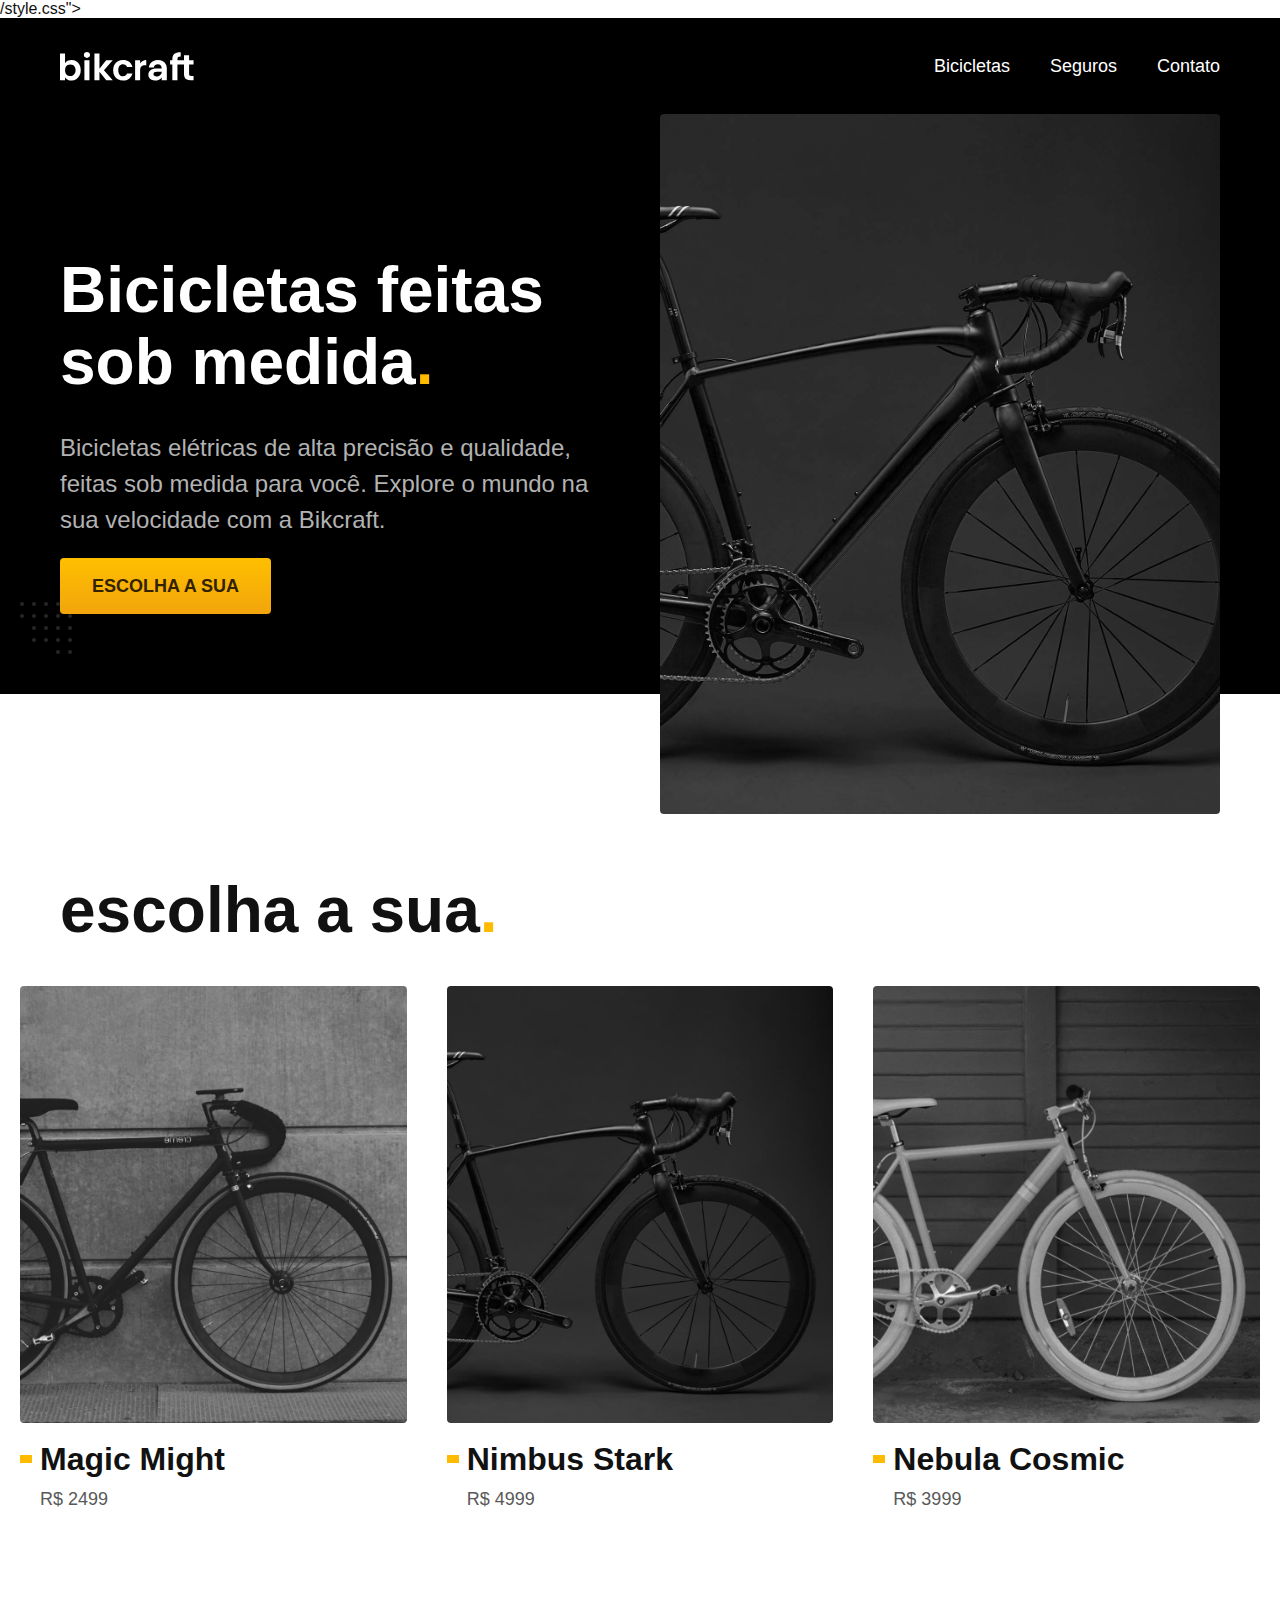
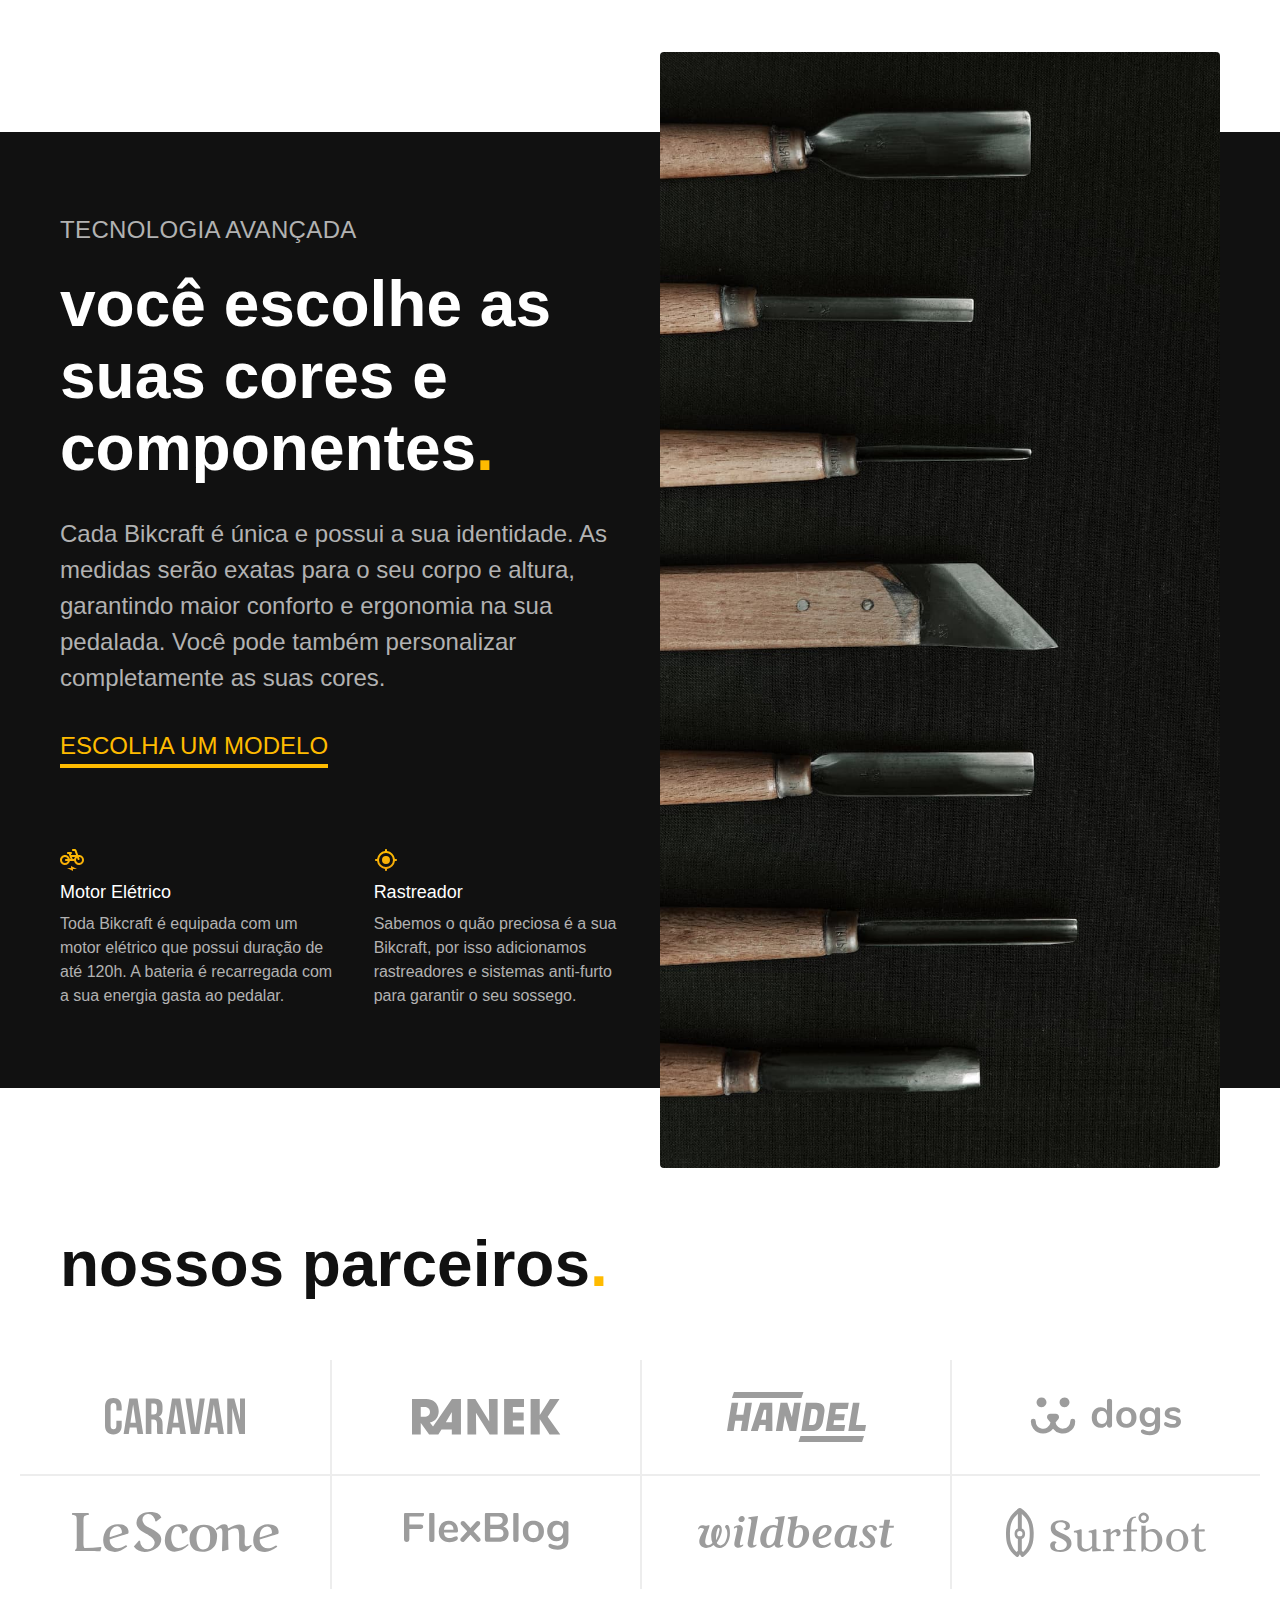
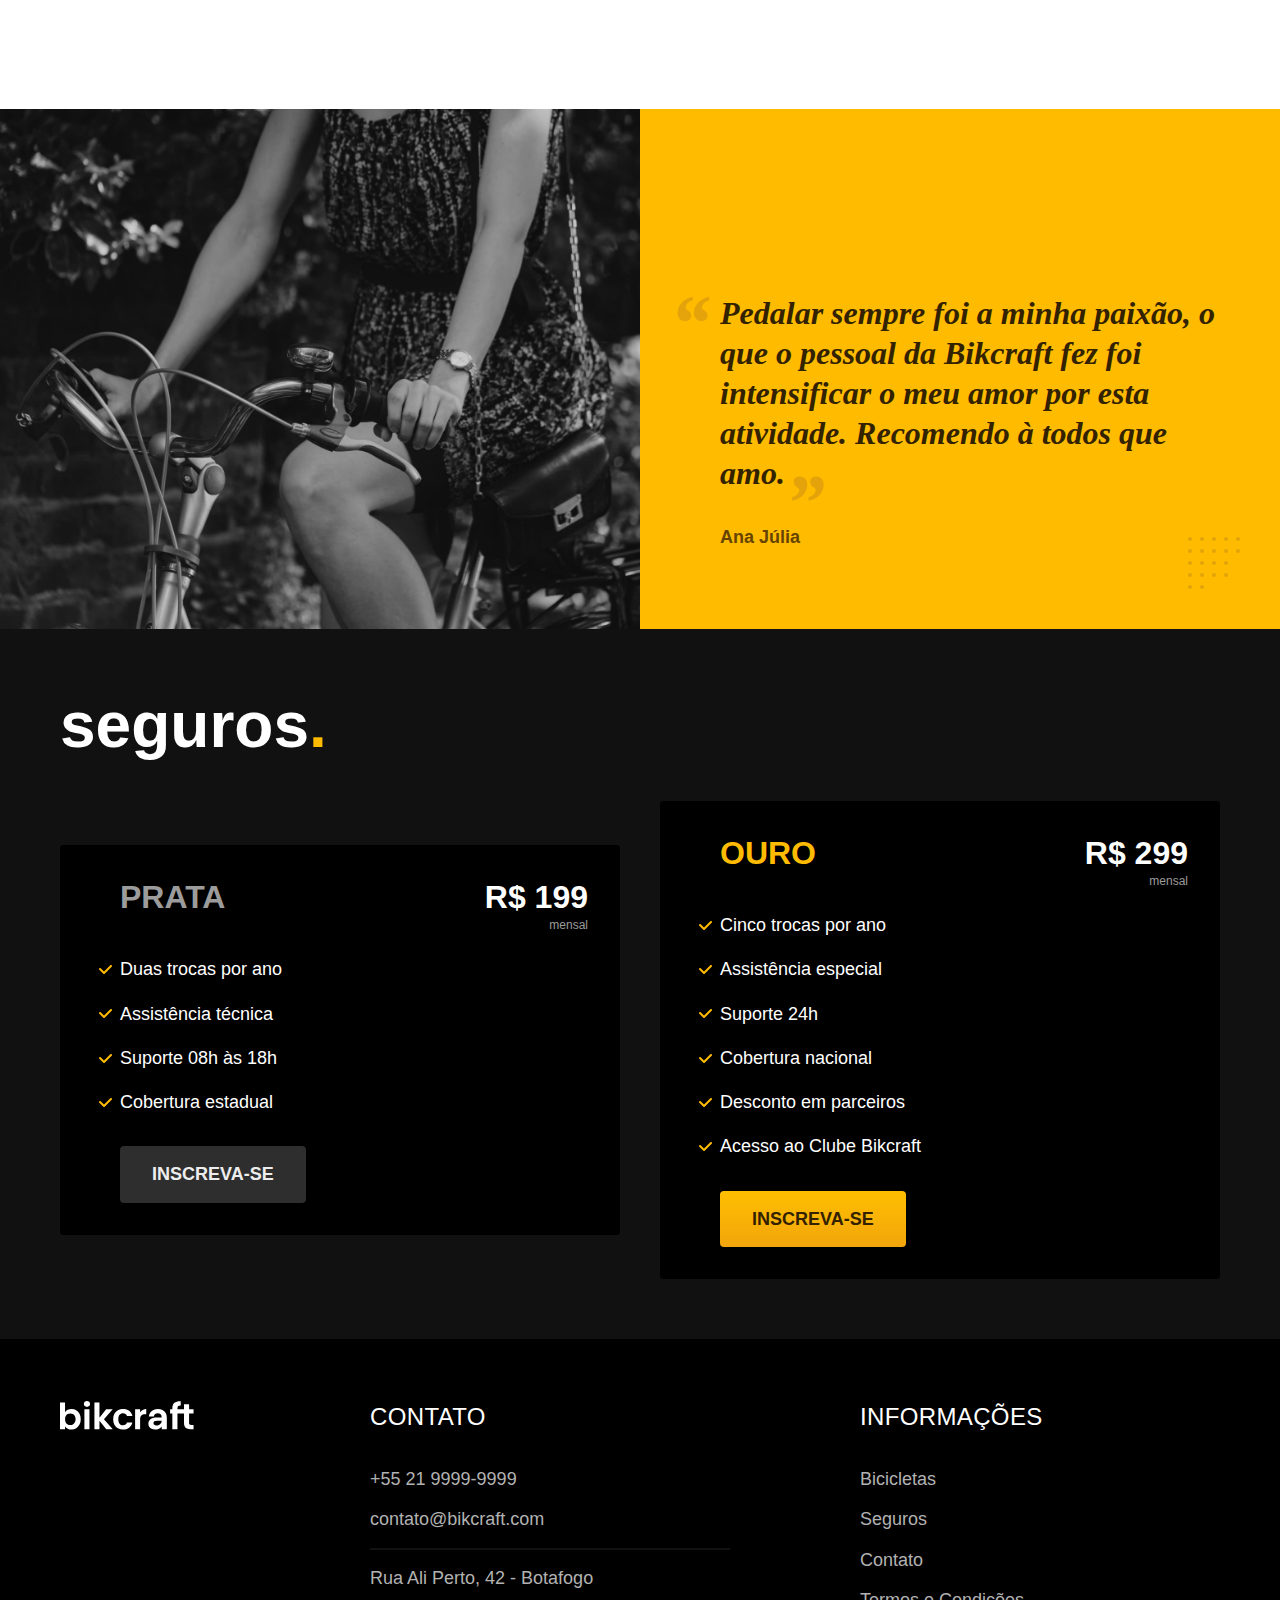
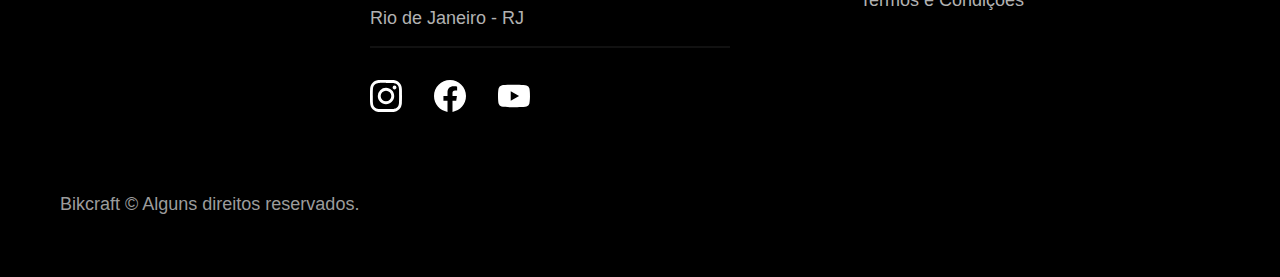
<file: index.html>
<!DOCTYPE html>

<!DOCTYPE html>
<html lang="pt-br">

<head>
  <meta charset="UTF-8">
  <meta name="viewport" content="width=device-width, initial-scale=1.0">
  <title>Bikcraft - Bicicletas Elétricas</title>
  <meta name="description" content="Bicicletas elétricas de alta precisão e qualidade, feitas sob medida para você. Explore o mundo na sua velocidade com a Bikcraft.">
  <link rel="preload" href="./css/style.css" as="style">
  <link rel="stylesheet" href="./css/style.css">/style.css">

  <!-- <link rel="preconnect" href="https://fonts.googleapis.com">
  <link rel="preconnect" href="https://fonts.gstatic.com" crossorigin>
  <link href="https://fonts.googleapis.com/css2?family=Poppins:wght@400;500;600&family=Roboto:ital,wght@0,100..900;1,100..900&display=swap" rel="stylesheet"> -->
</head>

<body>
  <header class="header-bg">
    <div class="header container">
      <a href="./"><img src="./img/bikcraft.svg" alt="Bikcraft"></a>

      <nav aria-label="primaria">
        <ul class="header-menu font-1-m cor-0">
          <li><a href="./bicicletas.html">Bicicletas</a></li>
          <li><a href="./seguros.html">Seguros</a></li>
          <li><a href="./Contato.html">Contato</a></li>
        </ul>
      </nav>
    </div>
  </header>

  <main class="introducao-bg">
    <div class="introducao container">
      <div class="introducao-conteudo">
        <h1 class="font-1-xxl cor-0">Bicicletas feitas sob medida<span class="cor-p1">.</span></h1>
        <p class="font-2-l cor-5">Bicicletas elétricas de alta precisão e qualidade, feitas sob medida para você. Explore o mundo na sua velocidade com a Bikcraft.</p>
        <a class="botao" href="./bicicletas.html">Escolha a sua</a>
      </div>
      <picture>
        <source media="(max-width: 800px)" srcset="./img/bicicletas/nimbus.jpg">
        <img src="./img/fotos/introducao.jpg" alt="Bicicleta elétrica preta">
      </picture>

    </div>

  </main>

  <article class="bicicletas-lista">
    <h2 class="font-1-xxl container">escolha a sua<span class="cor-p1">.</span></h2>
    <ul>
      <li>
        <a href="./bicicletas/magic.html">
          <img src="./img/bicicletas/magic-home.jpg" alt="Bicicleta preta">
          <h3 class="font-1-xl">Magic Might</h3>
          <span class="font-2-m cor-8">R$ 2499</span>
        </a>
      </li>
      <li>
        <a href="./bicicletas/nimbus.html">
          <img src="./img/bicicletas/nimbus-home.jpg" alt="Bicicleta preta">
          <h3 class="font-1-xl">Nimbus Stark</h3>
          <span class="font-2-m cor-8">R$ 4999</span>
        </a>
      </li>
      <li>
        <a href="./bicicletas/nebula.html">
          <img src="./img/bicicletas/nebula-home.jpg" alt="Bicicleta preta">
          <h3 class="font-1-xl">Nebula Cosmic</h3>
          <span class="font-2-m cor-8">R$ 3999</span>
        </a>
      </li>
    </ul>
  </article>

  <article class="tecnologia-bg">
    <div class="tecnologia container">
      <div class="tecnologia-conteudo">
        <span class="font-2-l-b cor-5">Tecnologia Avançada</span>
        <h2 class="font-1-xxl cor-0">você escolhe as suas cores e componentes<span class="cor-p1">.</span></h2>
        <p class="font-2-l cor-5">Cada Bikcraft é única e possui a sua identidade. As medidas serão exatas para o seu corpo e altura, garantindo maior conforto e ergonomia na sua pedalada. Você pode também personalizar completamente as suas cores.</p>
        <a class="link" href="./bicicletas.html">Escolha um modelo</a>
        <div class="tecnologia-vantagens">
          <div>
            <img src="./img/icones/eletrica.svg" alt="">
            <h3 class="font-1-m cor-0">Motor Elétrico</h3>
            <p class="font-2-s cor-5">Toda Bikcraft é equipada com um motor elétrico que possui duração de até 120h. A bateria é recarregada com a sua energia gasta ao pedalar.</p>
          </div>

          <div><img src="./img/icones/rastreador.svg" alt="">
            <h3 class="font-1-m cor-0">Rastreador</h3>
            <p class="font-2-s cor-5">Sabemos o quão preciosa é a sua Bikcraft, por isso adicionamos rastreadores e sistemas anti-furto para garantir o seu sossego.</p>
          </div>
        </div>
      </div>
      <div class="tecnologia-imagem">
        <img src="./img/fotos/tecnologia.jpg" alt="">
      </div>
    </div>
  </article>


  <section class="parceiros" aria-label="Nossos Parceiros">
    <h2 class="font-1-xxl container">nossos parceiros<span class="cor-p1">.</span></h2>
    <ul>
      <li><img src="./img/parceiros/caravan.svg" alt="caravan"> </li>
      <li><img src="./img/parceiros/ranek.svg" alt="ranek"> </li>
      <li><img src="./img/parceiros/handel.svg" alt="handel"> </li>
      <li><img src="./img/parceiros/dogs.svg" alt="dogs"> </li>
      <li><img src="./img/parceiros/lescone.svg" alt="lescone"> </li>
      <li><img src="./img/parceiros/flexblog.svg" alt="flexblog"> </li>
      <li><img src="./img/parceiros/wildbeast.svg" alt="wildbeast"> </li>
      <li><img src="./img/parceiros/surfbot.svg" alt="surfbot"> </li>
    </ul>
  </section>

  <section class="depoimento" aria-label="Depoimento">
    <div>
      <img src="./img/fotos/depoimento.jpg" alt="Pessoa pedalando uma bicicleta bikcraft">
    </div>
    <div class="depoimento-conteudo">
      <blockquote class="font-1-xl cor-p5">
        <p>Pedalar sempre foi a minha paixão, o que o pessoal da Bikcraft fez foi intensificar o meu amor por esta atividade. Recomendo à todos que amo.</p>
      </blockquote>
      <span class="font-1-m-b cor-p4">Ana Júlia</span>
    </div>
  </section>

  <article class="seguros-bg">
    <div class="seguros container">
      <h2 class="font-1-xxl cor-0">seguros<span class="cor-p1">.</span></h2>
      <div class="seguros-item">
        <h3 class="font-1-xl cor-6">PRATA</h3>
        <span class="font-1-xl cor-0">R$ 199 <span class="font-1-xs cor-6">mensal</span></span>
        <ul class="font-2-m cor-0">
          <li>Duas trocas por ano</li>
          <li>Assistência técnica</li>
          <li>Suporte 08h às 18h</li>
          <li>Cobertura estadual</li>
        </ul>
        <a class="botao secundario" href="./orcamento.html">Inscreva-se</a>
      </div>

      <div class="seguros-item">
        <h3 class="font-1-xl cor-p1">OURO</h3>
        <span class="font-1-xl cor-0">R$ 299 <span class="font-1-xs cor-6">mensal</span></span>
        <ul class="font-2-m cor-0">
          <li>Cinco trocas por ano</li>
          <li>Assistência especial</li>
          <li>Suporte 24h</li>
          <li>Cobertura nacional</li>
          <li>Desconto em parceiros</li>
          <li>Acesso ao Clube Bikcraft</li>
        </ul>
        <a class="botao" href="./orcamento.html">Inscreva-se</a>
      </div>
    </div>

  </article>

  <footer class="footer-bg">
    <div class="footer container">
      <img src="./img/bikcraft.svg" alt="Bikcraft">
      <div class="footer-contato">
        <h3 class="font-2-l-b cor-0">Contato</h3>
        <ul class="font-2-m cor-5">
          <li><a href="tel:+5521999999999">+55 21 9999-9999</a></li>
          <li><a href="mailto:contato@bikcraft.com">contato@bikcraft.com</a></li>
          <li>Rua Ali Perto, 42 - Botafogo</li>
          <li>Rio de Janeiro - RJ</li>
        </ul>
        <div class="footer-redes">
          <a href="./">
            <img src="./img/redes/instagram.svg" alt="Instagram ">
          </a>
          <a href="./">
            <img src="./img/redes/facebook.svg" alt="Facebook">
          </a>
          <a href="./">
            <img src="./img/redes/youtube.svg" alt="Youtube">
          </a>
        </div>

      </div>
      <div class="footer-informacoes">
        <h3 class="font-2-l-b cor-0">Informações</h3>
        <nav>
          <ul class="font-1-m cor-5">
            <li><a href="./bicicletas.html">Bicicletas</a></li>
            <li><a href="./seguros.html">Seguros</a></li>
            <li><a href="./Contato.html">Contato</a></li>
            <li><a href="./termos.html">Termos e Condições</a></li>
          </ul>
        </nav>
      </div>
      <p class="footer-copy font-2-m cor-6">Bikcraft © Alguns direitos reservados.</p>
    </div>
  </footer>

</body>

</html>
</file>
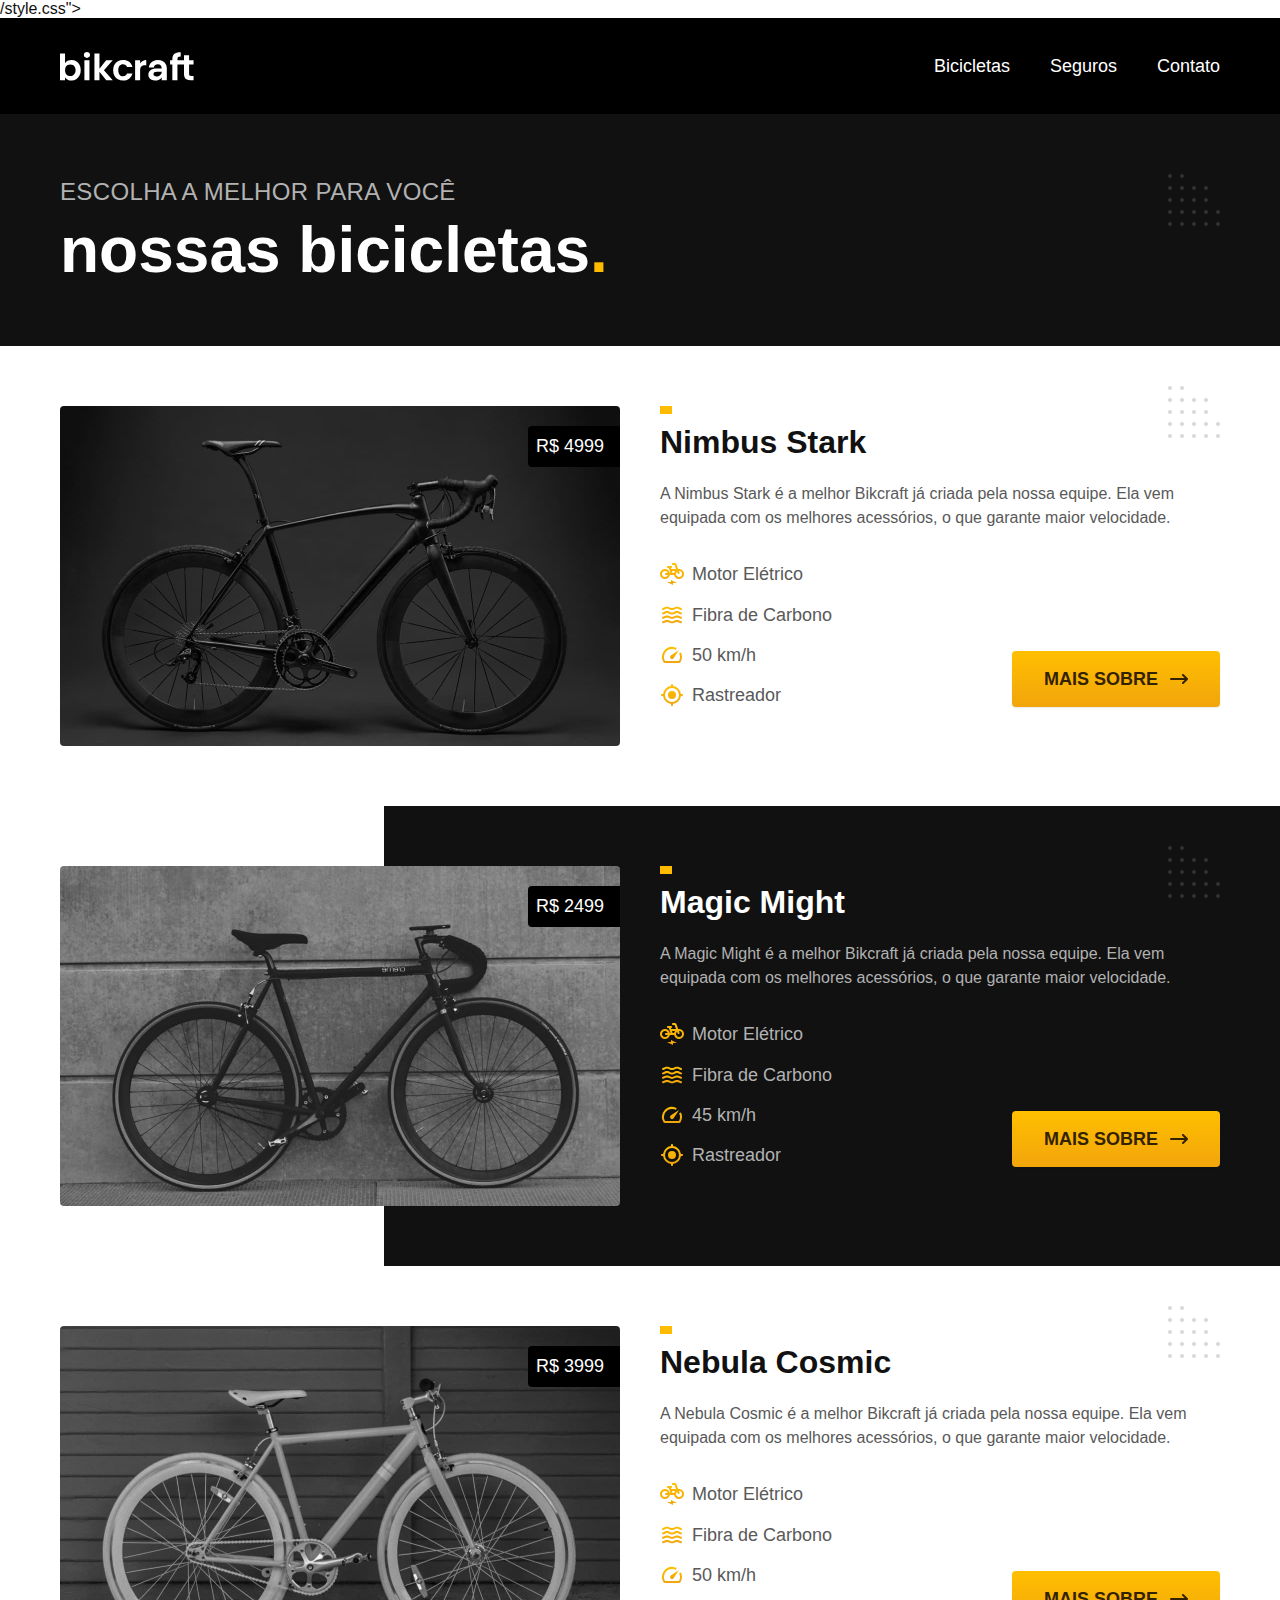
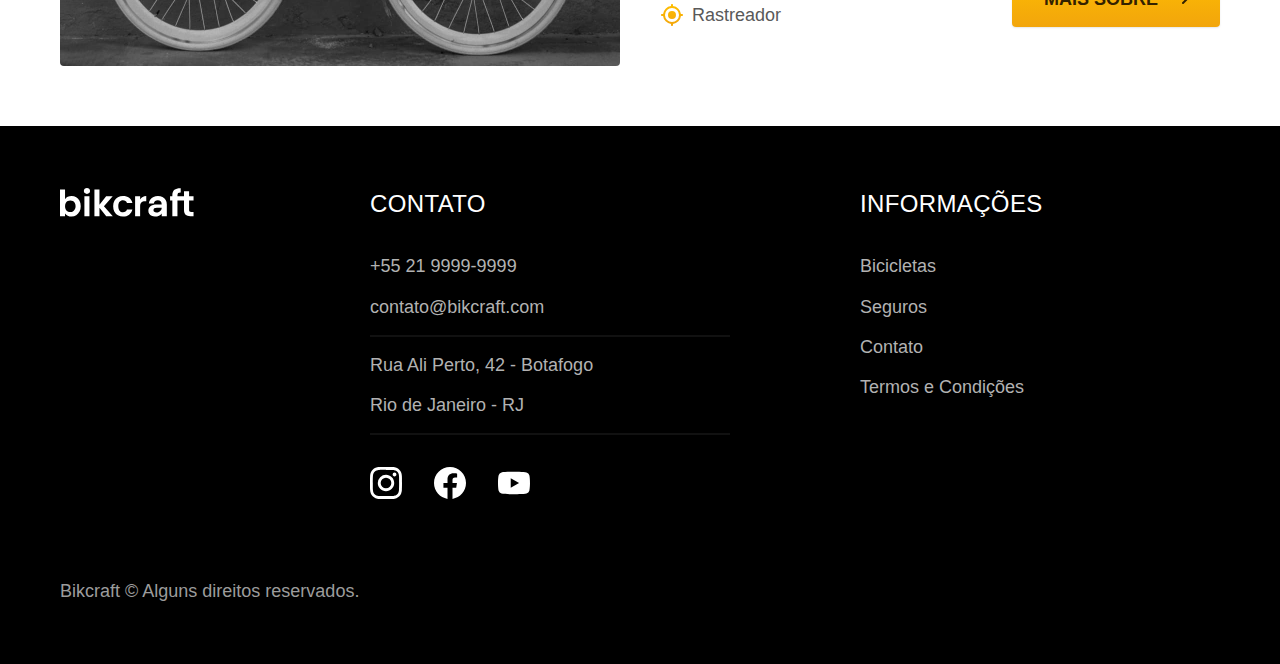
<file: bicicletas.html>
<!DOCTYPE html>

<!DOCTYPE html>
<html lang="pt-br">

<head>
  <meta charset="UTF-8">
  <meta name="viewport" content="width=device-width, initial-scale=1.0">
  <title>Bicicletas | Bikcraft - Bicicletas Elétricas</title>
  <meta name="description" content="Bicicletas.">

  <link rel="preload" href="./css/style.css" as="style">
  <link rel="stylesheet" href="./css/style.css">/style.css">

  <!-- <link rel="preconnect" href="https://fonts.googleapis.com">
  <link rel="preconnect" href="https://fonts.gstatic.com" crossorigin>
  <link href="https://fonts.googleapis.com/css2?family=Poppins:wght@400;500;600&family=Roboto:ital,wght@0,100..900;1,100..900&display=swap" rel="stylesheet"> -->
</head>

<body id="bicicletas">
  <header class="header-bg">
    <div class="header container">
      <a href="./"><img src="./img/bikcraft.svg" alt="Bikcraft"></a>

      <nav aria-label="primaria">
        <ul class="header-menu font-1-m cor-0">
          <li><a href="./bicicletas.html">Bicicletas</a></li>
          <li><a href="./seguros.html">Seguros</a></li>
          <li><a href="./Contato.html">Contato</a></li>
        </ul>
      </nav>
    </div>
  </header>

  <main>
    <div class="titulo-bg">
      <div class="titulo container">
        <p class="font-2-l-b cor-5">Escolha a melhor para você</p>
        <h1 class="font-1-xxl cor-0">nossas bicicletas<span class="cor-p1">.</span></h1>
      </div>
    </div>


    <div class="bicicletas container">
      <div class="bicicletas-imagem">
        <img src="./img/bicicletas/nimbus.jpg" alt="Bicicleta preta">
        <span class="font-2-m cor-0">R$ 4999</span>
      </div>
      <div class="bicicletas-conteudo">
        <h2 class="font-1-xl">Nimbus Stark</h2>
        <p class="font-2-s cor-8">A Nimbus Stark é a melhor Bikcraft já criada pela nossa equipe. Ela vem equipada com os melhores acessórios, o que garante maior velocidade.</p>
        <ul class="font-1-m cor-8">
          <li>
            <img src="./img/icones/eletrica.svg" alt="">
            Motor Elétrico
          </li>
          <li>
            <img src="./img/icones/carbono.svg" alt="">
            Fibra de Carbono
          </li>
          <li>
            <img src="./img/icones/velocidade.svg" alt="">
            50 km/h
          </li>
          <li>
            <img src="./img/icones/rastreador.svg" alt="">
            Rastreador
          </li>
        </ul>
        <a class="botao seta" href="./bicicletas/nimbus.html">Mais sobre</a>
      </div>
    </div>


    <div class="bicicletas-bg">
      <div class="bicicletas container">
        <div class="bicicletas-imagem">
          <img src="./img/bicicletas/magic.jpg" alt="Bicicleta preta">
          <span class="font-2-m cor-0">R$ 2499</span>
        </div>
        <div class="bicicletas-conteudo">
          <h2 class="font-1-xl cor-0">Magic Might</h2>
          <p class="font-2-s cor-5">A Magic Might é a melhor Bikcraft já criada pela nossa equipe. Ela vem equipada com os melhores acessórios, o que garante maior velocidade.</p>
          <ul class="font-1-m cor-5">
            <li>
              <img src="./img/icones/eletrica.svg" alt="">
              Motor Elétrico
            </li>
            <li>
              <img src="./img/icones/carbono.svg" alt="">
              Fibra de Carbono
            </li>
            <li>
              <img src="./img/icones/velocidade.svg" alt="">
              45 km/h
            </li>
            <li>
              <img src="./img/icones/rastreador.svg" alt="">
              Rastreador
            </li>
          </ul>
          <a class="botao seta" href="./bicicletas/magic.html">Mais sobre</a>
        </div>
      </div>
    </div>


    <div class="bicicletas container">
      <div class="bicicletas-imagem">
        <img src="./img/bicicletas/nebula.jpg" alt="Bicicleta preta">
        <span class="font-2-m cor-0">R$ 3999</span>
      </div>
      <div class="bicicletas-conteudo">
        <h2 class="font-1-xl">Nebula Cosmic</h2>
        <p class="font-2-s cor-8">A Nebula Cosmic é a melhor Bikcraft já criada pela nossa equipe. Ela vem equipada com os melhores acessórios, o que garante maior velocidade.</p>
        <ul class="font-1-m cor-8">
          <li>
            <img src="./img/icones/eletrica.svg" alt="">
            Motor Elétrico
          </li>
          <li>
            <img src="./img/icones/carbono.svg" alt="">
            Fibra de Carbono
          </li>
          <li>
            <img src="./img/icones/velocidade.svg" alt="">
            50 km/h
          </li>
          <li>
            <img src="./img/icones/rastreador.svg" alt="">
            Rastreador
          </li>
        </ul>
        <a class="botao seta" href="./bicicletas/nebula.html">Mais sobre</a>
      </div>
    </div>

  </main>

  <footer class="footer-bg">
    <div class="footer container">
      <img src="./img/bikcraft.svg" alt="Bikcraft">
      <div class="footer-contato">
        <h3 class="font-2-l-b cor-0">Contato</h3>
        <ul class="font-2-m cor-5">
          <li><a href="tel:+5521999999999">+55 21 9999-9999</a></li>
          <li><a href="mailto:contato@bikcraft.com">contato@bikcraft.com</a></li>
          <li>Rua Ali Perto, 42 - Botafogo</li>
          <li>Rio de Janeiro - RJ</li>
        </ul>
        <div class="footer-redes">
          <a href="./">
            <img src="./img/redes/instagram.svg" alt="Instagram ">
          </a>
          <a href="./">
            <img src="./img/redes/facebook.svg" alt="Facebook">
          </a>
          <a href="./">
            <img src="./img/redes/youtube.svg" alt="Youtube">
          </a>
        </div>

      </div>
      <div class="footer-informacoes">
        <h3 class="font-2-l-b cor-0">Informações</h3>
        <nav>
          <ul class="font-1-m cor-5">
            <li><a href="./bicicletas.html">Bicicletas</a></li>
            <li><a href="./seguros.html">Seguros</a></li>
            <li><a href="./Contato.html">Contato</a></li>
            <li><a href="./termos.html">Termos e Condições</a></li>
          </ul>
        </nav>
      </div>
      <p class="footer-copy font-2-m cor-6">Bikcraft © Alguns direitos reservados.</p>
    </div>
  </footer>

</body>

</html>
</file>
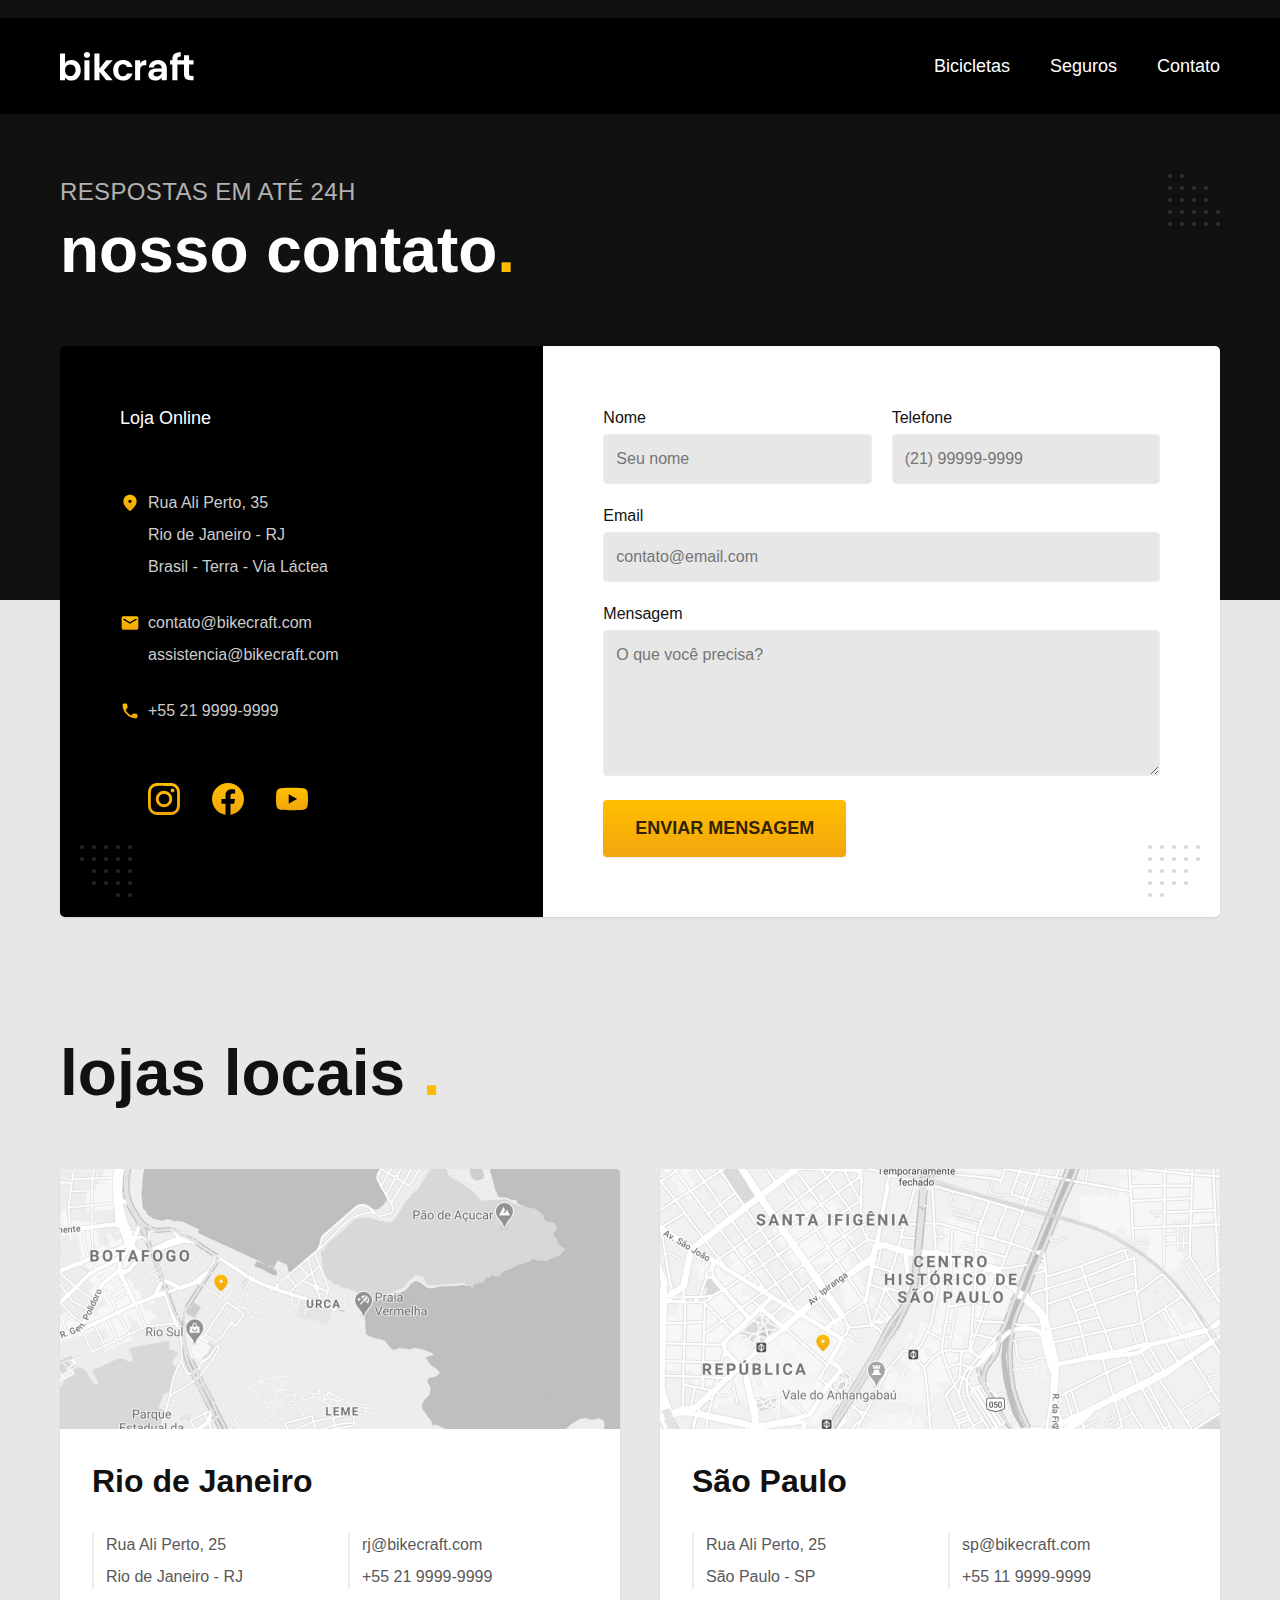
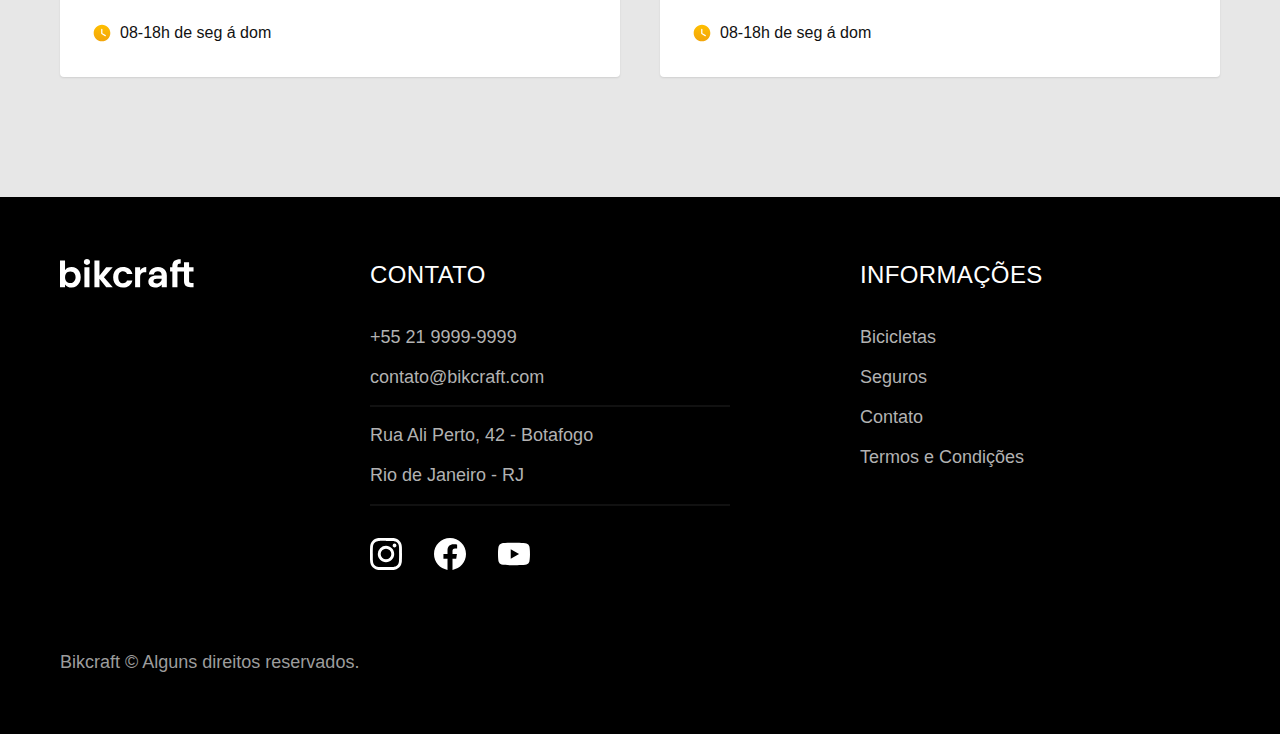
<file: contato.html>
<!DOCTYPE html>

<!DOCTYPE html>
<html lang="pt-br">

<head>
  <meta charset="UTF-8">
  <meta name="viewport" content="width=device-width, initial-scale=1.0">
  <title>Contato | Bikcraft - Bicicletas Elétricas</title>
  <meta name="description" content="Contato.">

  <link rel="preload" href="./css/style.css" as="style">
  <link rel="stylesheet" href="./css/style.css">/style.css">

  <!-- <link rel="preconnect" href="https://fonts.googleapis.com">
  <link rel="preconnect" href="https://fonts.gstatic.com" crossorigin>
  <link href="https://fonts.googleapis.com/css2?family=Poppins:wght@400;500;600&family=Roboto:ital,wght@0,100..900;1,100..900&display=swap" rel="stylesheet"> -->
</head>

<body id="contato">
  <header class="header-bg">
    <div class="header container">
      <a href="./"><img src="./img/bikcraft.svg" alt="Bikcraft"></a>

      <nav aria-label="primaria">
        <ul class="header-menu font-1-m cor-0">
          <li><a href="./bicicletas.html">Bicicletas</a></li>
          <li><a href="./seguros.html">Seguros</a></li>
          <li><a href="./Contato.html">Contato</a></li>
        </ul>
      </nav>
    </div>
  </header>

  <main>
    <div class="titulo-bg">
      <div class="titulo container">
        <p class="font-2-l-b cor-5">Respostas em até 24h</p>
        <h1 class="font-1-xxl cor-0">nosso contato<span class="cor-p1">.</span></h1>
      </div>
    </div>

    <div class="contato container">
      <section class="contato-dados" aria-label="Endereço">
        <h2 class="font-1-m cor-0">Loja Online</h2>
        <div class="contato-endereço font-2-s cor-4">
          <p>Rua Ali Perto, 35</p>
          <p>Rio de Janeiro - RJ</p>
          <p>Brasil - Terra - Via Láctea</p>
        </div>
        <adress class="contato-meios font-2-s cor-4">
          <a href="mailto:contato@bikcraft.com">contato@bikecraft.com</a>
          <a href="mailto:assistencia@bikcraft.com">assistencia@bikecraft.com</a>
          <a href="tel:+5521999999999">+55 21 9999-9999</a>
        </adress>
        <div class="contato-redes">
          <a href="./">
            <img src="./img/redes/instagram-p.svg" alt="Instagram ">
          </a>
          <a href="./">
            <img src="./img/redes/facebook-p.svg" alt="Facebook">
          </a>
          <a href="./">
            <img src="./img/redes/youtube-p.svg" alt="Youtube">
          </a>
        </div>
      </section>
      <section class="contato-formulario" aria-label="Formulário">
        <form class="form" action="./contato.html">
          <div>
            <label for="nome">Nome</label>
            <input type="text" id="nome" name="nome" placeholder="Seu nome">
          </div>
          <div>
            <label for="telefone">Telefone</label>
            <input type="text" id="telefone" name="telefone" placeholder="(21) 99999-9999">
          </div>
          <div class="col-2">
            <label for="email">Email</label>
            <input type="email" id="email" name="email" placeholder="contato@email.com">
          </div>
          <div class="col-2">
            <label for="mensagem">Mensagem</label>
            <textarea rows="5" id="mensagem" name="mensagem" placeholder="O que você precisa?"></textarea>
          </div>
          <button class="botao col-2"> Enviar Mensagem</button>
        </form>
      </section>
    </div>
  </main>

  <article class="lojas container">
    <h2 class="font-1-xxl">lojas locais <span class="cor-p1">.</span></h2>
    <div class="lojas-item">
      <img src="./img/lojas/rj.jpg" alt="mapa marcando o endereço em Rua Ali Perto, 25 - Rio de Janeiro - RJ">
      <div class="lojas-conteudo">
        <h3 class="font-1-xl">Rio de Janeiro</h3>
        <div class="lojas-dados font-2-s cor-8">
          <p>Rua Ali Perto, 25</p>
          <p>Rio de Janeiro - RJ</p>
        </div>
        <div class="lojas-dados font-2-s cor-8">
          <a href="mailto:rj@bikcraft.com">rj@bikecraft.com</a>
          <a href="tel:+5521999999999">+55 21 9999-9999</a>
        </div>
        <p class="lojas-tempo font-1-s"><img src="./img/icones/horario.svg" alt="">08-18h de seg á dom</p>
      </div>
    </div>

    <div class="lojas-item">
      <img src="./img/lojas/sp.jpg" alt="mapa marcando o endereço em Rua Ali Perto, 25 - São Paulo - SP">
      <div class="lojas-conteudo">
        <h3 class="font-1-xl">São Paulo</h3>
        <div class="lojas-dados font-2-s cor-8">
          <p>Rua Ali Perto, 25</p>
          <p>São Paulo - SP</p>
        </div>
        <div class="lojas-dados font-2-s cor-8">
          <a href="mailto:rj@bikcraft.com">sp@bikecraft.com</a>
          <a href="tel:+5511999999999">+55 11 9999-9999</a>
        </div>
        <p class="lojas-tempo font-1-s"><img src="./img/icones/horario.svg" alt="">08-18h de seg á dom</p>
      </div>
    </div>
  </article>

  <footer class="footer-bg">
    <div class="footer container">
      <img src="./img/bikcraft.svg" alt="Bikcraft">
      <div class="footer-contato">
        <h3 class="font-2-l-b cor-0">Contato</h3>
        <ul class="font-2-m cor-5">
          <li><a href="tel:+5521999999999">+55 21 9999-9999</a></li>
          <li><a href="mailto:contato@bikcraft.com">contato@bikcraft.com</a></li>
          <li>Rua Ali Perto, 42 - Botafogo</li>
          <li>Rio de Janeiro - RJ</li>
        </ul>
        <div class="footer-redes">
          <a href="./">
            <img src="./img/redes/instagram.svg" alt="Instagram ">
          </a>
          <a href="./">
            <img src="./img/redes/facebook.svg" alt="Facebook">
          </a>
          <a href="./">
            <img src="./img/redes/youtube.svg" alt="Youtube">
          </a>
        </div>

      </div>
      <div class="footer-informacoes">
        <h3 class="font-2-l-b cor-0">Informações</h3>
        <nav>
          <ul class="font-1-m cor-5">
            <li><a href="./bicicletas.html">Bicicletas</a></li>
            <li><a href="./seguros.html">Seguros</a></li>
            <li><a href="./Contato.html">Contato</a></li>
            <li><a href="./termos.html">Termos e Condições</a></li>
          </ul>
        </nav>
      </div>
      <p class="footer-copy font-2-m cor-6">Bikcraft © Alguns direitos reservados.</p>
    </div>
  </footer>

</body>

</html>
</file>
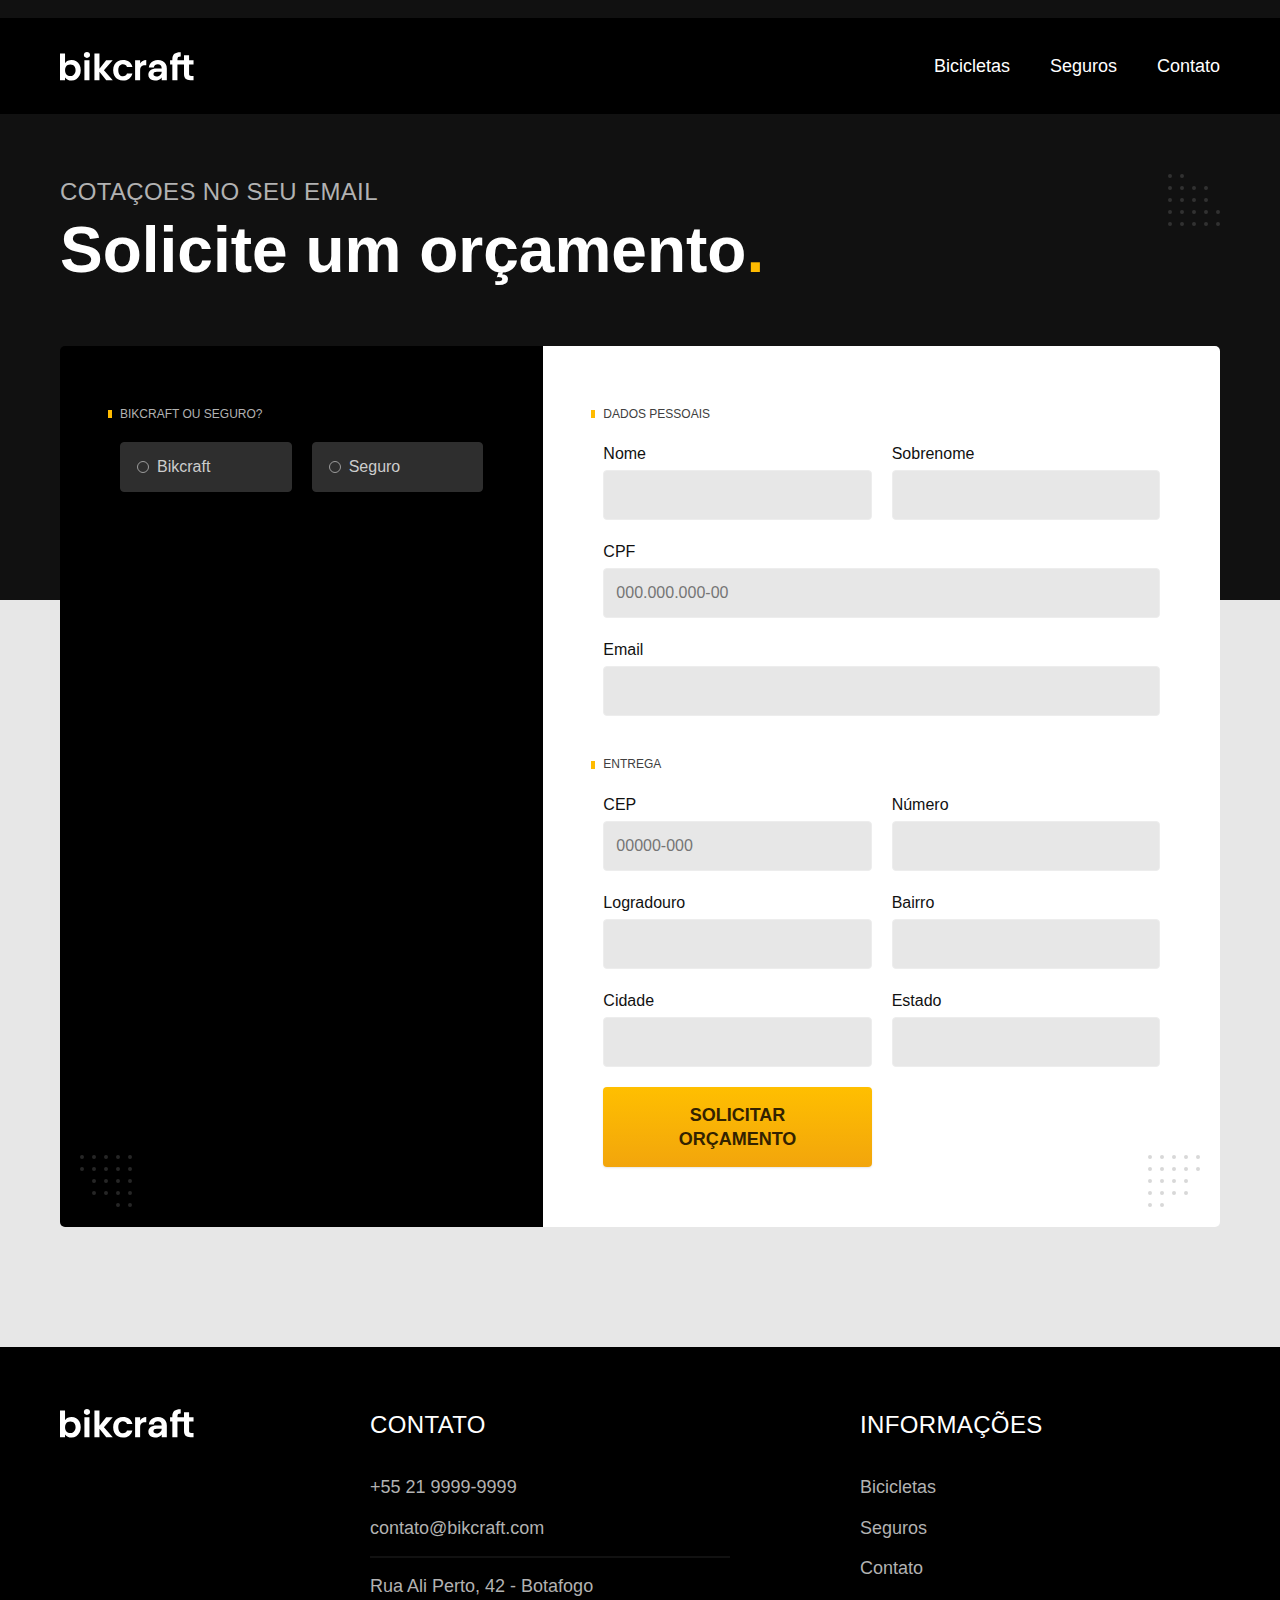
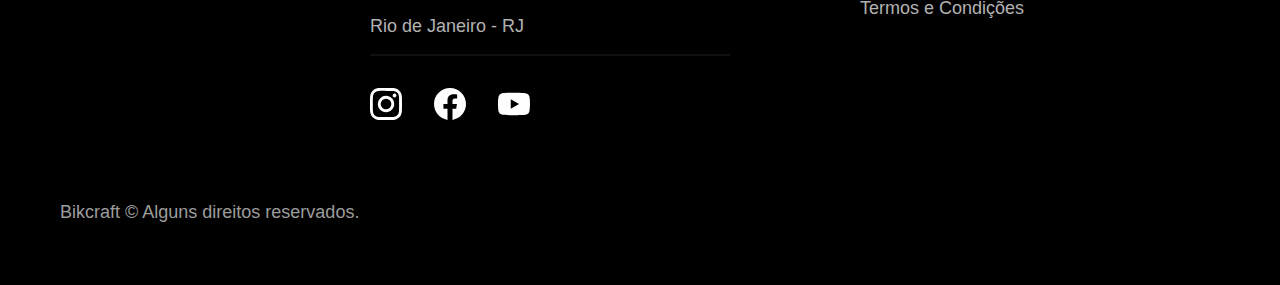
<file: orcamento.html>
<!DOCTYPE html>

<!DOCTYPE html>
<html lang="pt-br">

<head>
  <meta charset="UTF-8">
  <meta name="viewport" content="width=device-width, initial-scale=1.0">
  <title>Orçamento | Bikcraft - Bicicletas Elétricas</title>
  <meta name="description" content="Orçamento.">

  <link rel="preload" href="./css/style.css" as="style">
  <link rel="stylesheet" href="./css/style.css">/style.css">

  <!-- <link rel="preconnect" href="https://fonts.googleapis.com">
  <link rel="preconnect" href="https://fonts.gstatic.com" crossorigin>
  <link href="https://fonts.googleapis.com/css2?family=Poppins:wght@400;500;600&family=Roboto:ital,wght@0,100..900;1,100..900&display=swap" rel="stylesheet"> -->
</head>

<body id="orcamento">
  <header class="header-bg">
    <div class="header container">
      <a href="./"><img src="./img/bikcraft.svg" alt="Bikcraft"></a>

      <nav aria-label="primaria">
        <ul class="header-menu font-1-m cor-0">
          <li><a href="./bicicletas.html">Bicicletas</a></li>
          <li><a href="./seguros.html">Seguros</a></li>
          <li><a href="./Contato.html">Contato</a></li>
        </ul>
      </nav>
    </div>
  </header>

  <main>
    <div class="titulo-bg">
      <div class="titulo container">
        <p class="font-2-l-b cor-5">Cotaçoes no seu email</p>
        <h1 class="font-1-xxl cor-0">Solicite um orçamento<span class="cor-p1">.</span></h1>
      </div>
    </div>

    <form class="orcamento container" action="./">
      <div class="orcamento-produto">
        <h2 class="font-1-xs cor-5">Bikcraft ou Seguro?</h2>

        <input type="radio" name="tipo" value="bikcraft" id="bikcraft">
        <label for="bikcraft">Bikcraft</label>

        <input type="radio" name="tipo" value="seguro" id="seguro">
        <label for="seguro">Seguro</label>

        <div class="orcamento-conteudo" id="orcamento-bikcraft">
          <h2 class="font-1-xs cor-5">Escolha a sua:</h2>


          <input type="radio" name="produto" value="nimbus" id="nimbus">
          <label for="nimbus">Nimbus Stark <span>R$ 4999</span></label>
          <div class="orcamento-detalhes">
            <ul class="font-1-xs cor-8">
              <li><img src="./img/icones/eletrica.svg" alt="">Motor Elétrico</li>
              <li><img src="./img/icones/carbono.svg" alt="">Fibra de Carbono</li>
              <li><img src="./img/icones/velocidade.svg" alt="">50 km/h</li>
              <li><img src="./img/icones/rastreador.svg" alt="">Rastreador</li>
            </ul>
            <img src="./img/bicicletas/nimbus.jpg" alt="">
          </div>

          <input type="radio" name="produto" value="magic" id="magic">
          <label for="magic">Magic Might <span>R$ 2499</span></label>
          <div class="orcamento-detalhes">
            <ul class="font-1-xs cor-8">
              <li><img src="./img/icones/eletrica.svg" alt="">Motor Elétrico</li>
              <li><img src="./img/icones/carbono.svg" alt="">Fibra de Carbono</li>
              <li><img src="./img/icones/velocidade.svg" alt="">45 km/h</li>
              <li><img src="./img/icones/rastreador.svg" alt="">Rastreador</li>
            </ul>
            <img src="./img/bicicletas/magic.jpg" alt="">
          </div>

          <input type="radio" name="produto" value="nebula" id="nebula">
          <label for="nebula">Nebula Cosmic <span>R$ 3999</span></label>
          <div class="orcamento-detalhes">
            <ul class="font-1-xs cor-8">
              <li><img src="./img/icones/eletrica.svg" alt="">Motor Elétrico</li>
              <li><img src="./img/icones/carbono.svg" alt="">Fibra de Carbono</li>
              <li><img src="./img/icones/velocidade.svg" alt="">40 km/h</li>
              <li><img src="./img/icones/rastreador.svg" alt="">Rastreador</li>
            </ul>
            <img src="./img/bicicletas/nebula.jpg" alt="">
          </div>
        </div>

        <div class="orcamento-conteudo" id="orcamento-seguro">
          <h2 class="font-1-xs cor-5">Escolha o plano</h2>

          <input type="radio" name="produto" value="prata" id="prata">
          <label for="prata">Prata <span>R$ 199</span></label>

          <input type="radio" name="produto" value="ouro" id="ouro">
          <label for="ouro">Ouro <span>R$ 299</span></label>

        </div>

      </div>
      <div class="orcamento-dados form">
        <h2 class="font-1-xs cor-9 col-2">dados pessoais</h2>
        <div>
          <label for="nome">Nome</label>
          <input type="text" id="nome" name="nome">
        </div>
        <div>
          <label for="sobrenome">Sobrenome</label>
          <input type="text" id="sobrenome" name="sobrenome">
        </div>
        <div class="col-2">
          <label for="cpf">CPF</label>
          <input type="text" id="cpf" name="cpf" placeholder="000.000.000-00">
        </div>
        <div class="col-2">
          <label for="email">Email</label>
          <input type="email" id="email" name="email">
        </div>
        <h2 class="font-1-xs cor-9 col-2">entrega</h2>
        <div>
          <label for="cep">CEP</label>
          <input type="text" id="cep" name="cep" placeholder="00000-000">
        </div>
        <div>
          <label for="numero">Número</label>
          <input type="text" id="numero" name="numero">
        </div>
        <div>
          <label for="logradouro">Logradouro</label>
          <input type="text" id="logradouro" name="logradouro">
        </div>
        <div>
          <label for="bairro">Bairro</label>
          <input type="text" id="bairro" name="bairro">
        </div>
        <div>
          <label for="cidade">Cidade</label>
          <input type="text" id="cidade" name="cidade">
        </div>
        <div>
          <label for="estado">Estado</label>
          <input type="text" id="estado" name="estado">
        </div>
        <button class="botao">Solicitar Orçamento</button>
      </div>
    </form>

  </main>

  <footer class="footer-bg">
    <div class="footer container">
      <img src="./img/bikcraft.svg" alt="Bikcraft">
      <div class="footer-contato">
        <h3 class="font-2-l-b cor-0">Contato</h3>
        <ul class="font-2-m cor-5">
          <li><a href="tel:+5521999999999">+55 21 9999-9999</a></li>
          <li><a href="mailto:contato@bikcraft.com">contato@bikcraft.com</a></li>
          <li>Rua Ali Perto, 42 - Botafogo</li>
          <li>Rio de Janeiro - RJ</li>
        </ul>
        <div class="footer-redes">
          <a href="./">
            <img src="./img/redes/instagram.svg" alt="Instagram ">
          </a>
          <a href="./">
            <img src="./img/redes/facebook.svg" alt="Facebook">
          </a>
          <a href="./">
            <img src="./img/redes/youtube.svg" alt="Youtube">
          </a>
        </div>

      </div>
      <div class="footer-informacoes">
        <h3 class="font-2-l-b cor-0">Informações</h3>
        <nav>
          <ul class="font-1-m cor-5">
            <li><a href="./bicicletas.html">Bicicletas</a></li>
            <li><a href="./seguros.html">Seguros</a></li>
            <li><a href="./Contato.html">Contato</a></li>
            <li><a href="./termos.html">Termos e Condições</a></li>
          </ul>
        </nav>
      </div>
      <p class="footer-copy font-2-m cor-6">Bikcraft © Alguns direitos reservados.</p>
    </div>
  </footer>

</body>

</html>
</file>
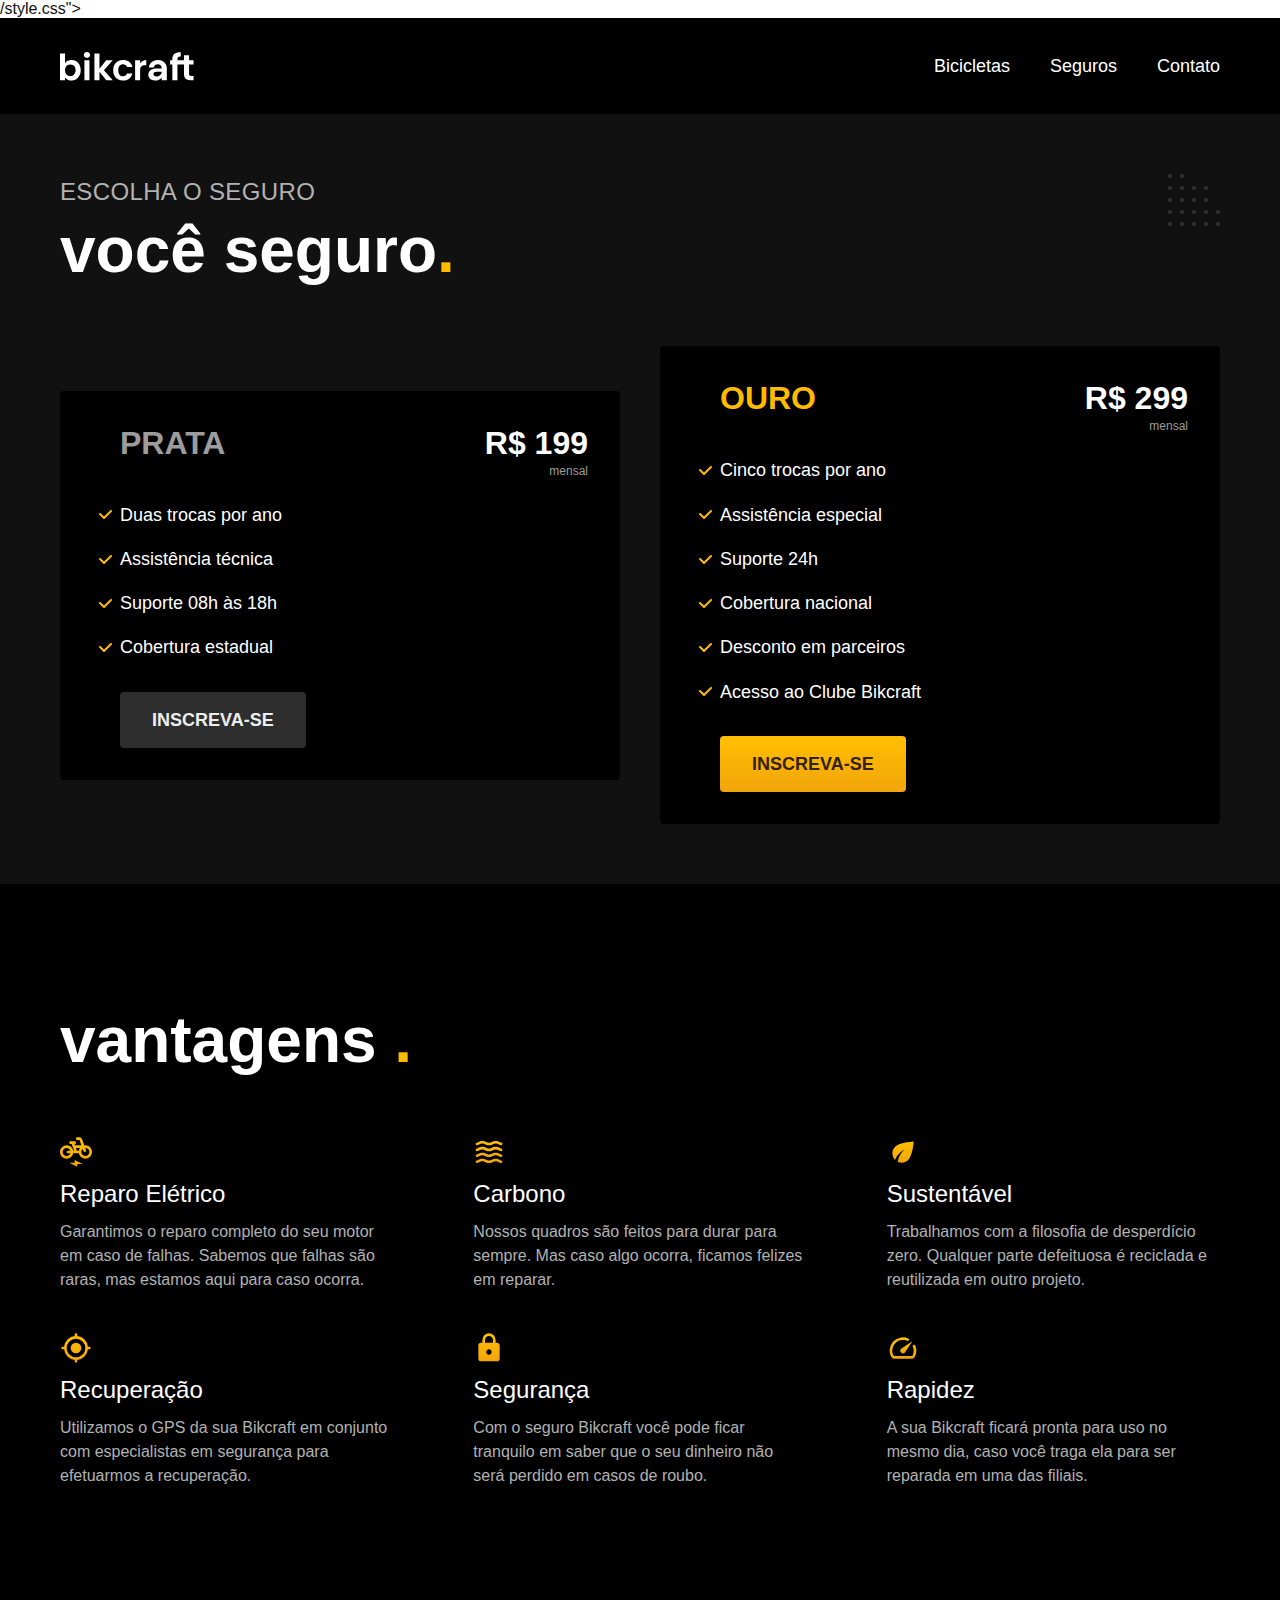
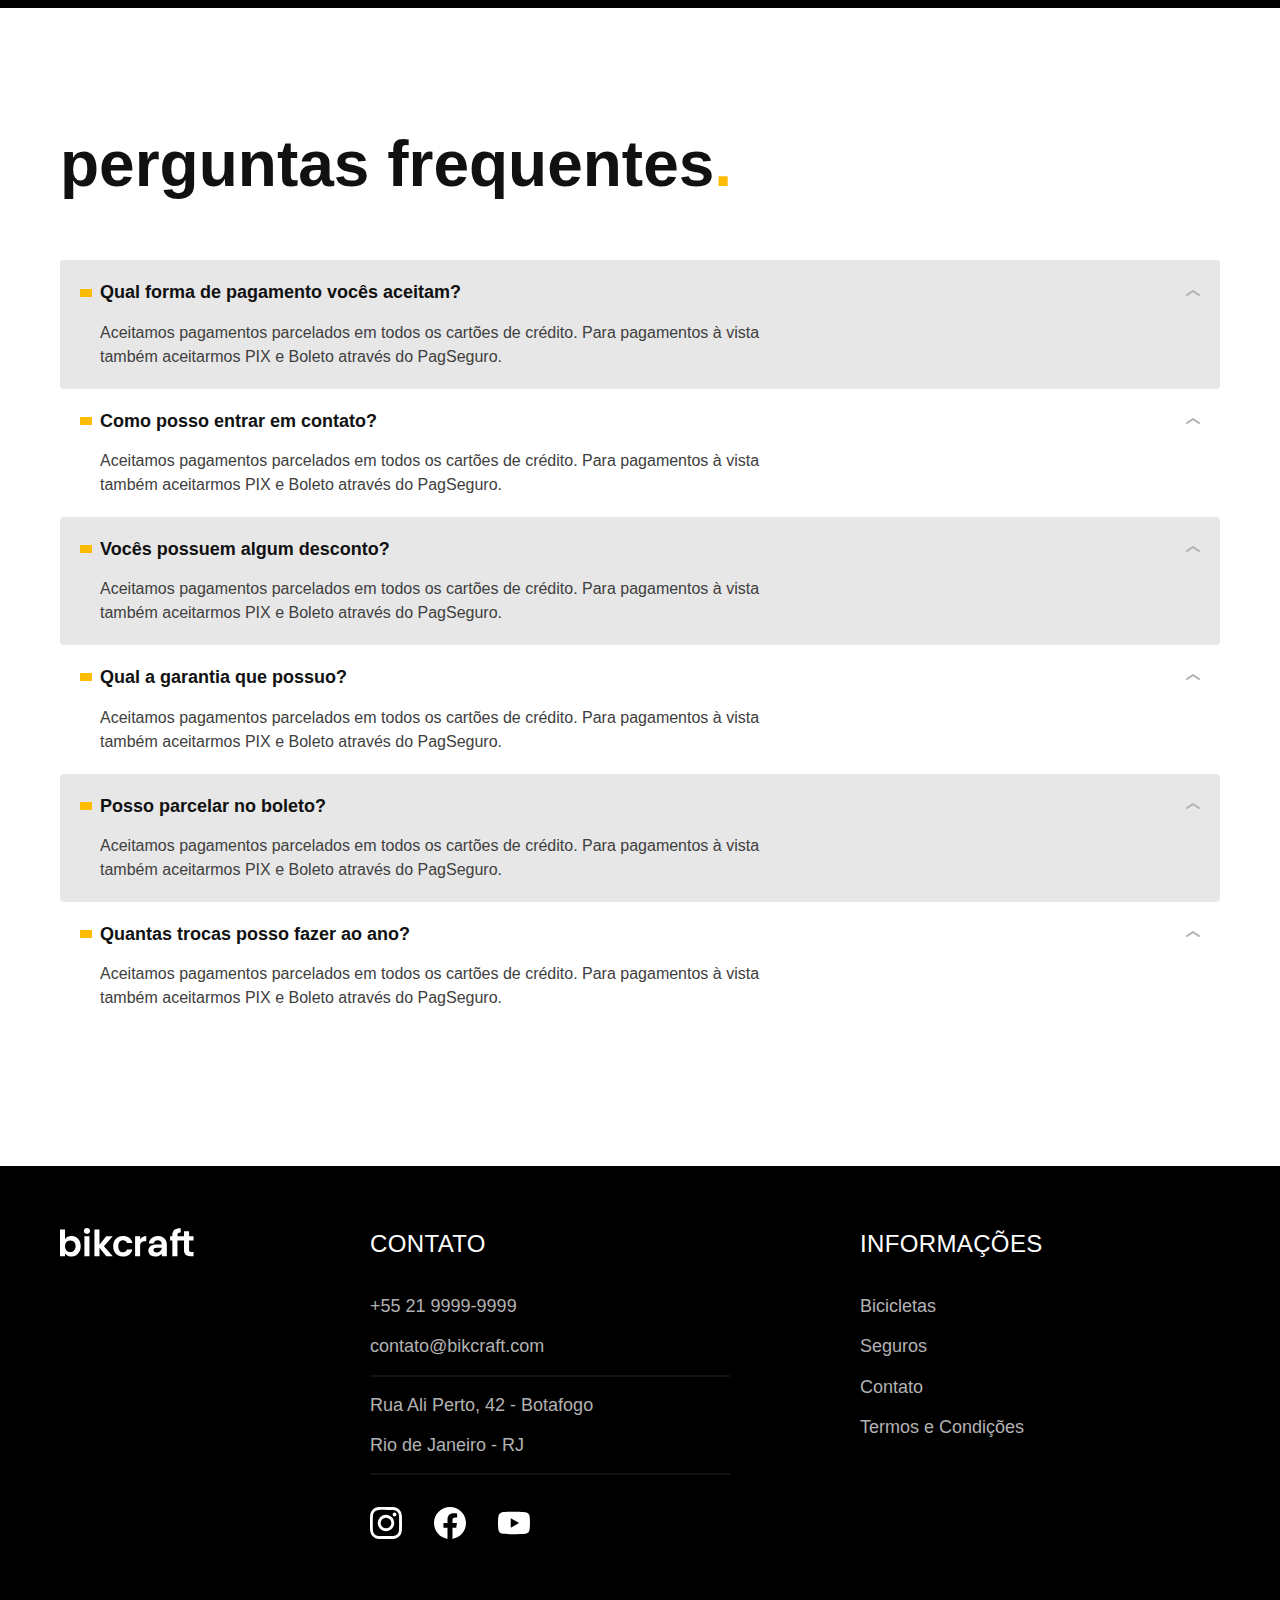
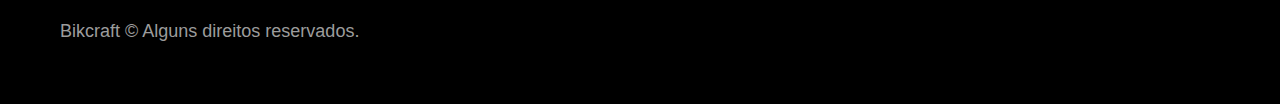
<file: seguros.html>
<!DOCTYPE html>

<!DOCTYPE html>
<html lang="pt-br">

<head>
  <meta charset="UTF-8">
  <meta name="viewport" content="width=device-width, initial-scale=1.0">
  <title>Seguros | Bikcraft - Bicicletas Elétricas</title>
  <meta name="description" content="Seguros.">

  <link rel="preload" href="./css/style.css" as="style">
  <link rel="stylesheet" href="./css/style.css">/style.css">

  <!-- <link rel="preconnect" href="https://fonts.googleapis.com">
  <link rel="preconnect" href="https://fonts.gstatic.com" crossorigin>
  <link href="https://fonts.googleapis.com/css2?family=Poppins:wght@400;500;600&family=Roboto:ital,wght@0,100..900;1,100..900&display=swap" rel="stylesheet"> -->
</head>

<body id="seguros">
  <header class="header-bg">
    <div class="header container">
      <a href="./"><img src="./img/bikcraft.svg" alt="Bikcraft"></a>

      <nav aria-label="primaria">
        <ul class="header-menu font-1-m cor-0">
          <li><a href="./bicicletas.html">Bicicletas</a></li>
          <li><a href="./seguros.html">Seguros</a></li>
          <li><a href="./Contato.html">Contato</a></li>
        </ul>
      </nav>
    </div>
  </header>

  <main class="seguros-bg">
    <div class="titulo-bg">
      <div class="titulo container">
        <p class="font-2-l-b cor-5">Escolha o seguro</p>
        <h1 class="font-1-xxl cor-0">você seguro<span class="cor-p1">.</span></h1>
      </div>
    </div>


    <div class="seguros container">
      <div class="seguros-item">
        <h3 class="font-1-xl cor-6">PRATA</h3>
        <span class="font-1-xl cor-0">R$ 199 <span class="font-1-xs cor-6">mensal</span></span>
        <ul class="font-2-m cor-0">
          <li>Duas trocas por ano</li>
          <li>Assistência técnica</li>
          <li>Suporte 08h às 18h</li>
          <li>Cobertura estadual</li>
        </ul>
        <a class="botao secundario" href="./orcamento.html">Inscreva-se</a>
      </div>

      <div class="seguros-item">
        <h3 class="font-1-xl cor-p1">OURO</h3>
        <span class="font-1-xl cor-0">R$ 299 <span class="font-1-xs cor-6">mensal</span></span>
        <ul class="font-2-m cor-0">
          <li>Cinco trocas por ano</li>
          <li>Assistência especial</li>
          <li>Suporte 24h</li>
          <li>Cobertura nacional</li>
          <li>Desconto em parceiros</li>
          <li>Acesso ao Clube Bikcraft</li>
        </ul>
        <a class="botao" href="./orcamento.html">Inscreva-se</a>
      </div>
    </div>

  </main>

  <article class="vantagens-bg">
    <div class="vantagens container">
      <h2 class="font-1-xxl cor-0">vantagens <span class="cor-p1">.</span></h2>
      <ul>
        <li>
          <img src="./img/icones/eletrica.svg" alt="">
          <h3 class="font-1-l cor-0">Reparo Elétrico</h3>
          <p class="font-2-s cor-5">Garantimos o reparo completo do seu motor em caso de falhas. Sabemos que falhas são raras, mas estamos aqui para caso ocorra.</p>
        </li>
        <li>
          <img src="./img/icones/carbono.svg" alt="">
          <h3 class="font-1-l cor-0">Carbono</h3>
          <p class="font-2-s cor-5">Nossos quadros são feitos para durar para sempre. Mas caso algo ocorra, ficamos felizes em reparar.</p>
        </li>
        <li>
          <img src="./img/icones/sustentavel.svg" alt="">
          <h3 class="font-1-l cor-0">Sustentável</h3>
          <p class="font-2-s cor-5">Trabalhamos com a filosofia de desperdício zero. Qualquer parte defeituosa é reciclada e reutilizada em outro projeto.</p>
        </li>
        <li>
          <img src="./img/icones/rastreador.svg" alt="">
          <h3 class="font-1-l cor-0">Recuperação</h3>
          <p class="font-2-s cor-5">Utilizamos o GPS da sua Bikcraft em conjunto com especialistas em segurança para efetuarmos a recuperação.</p>
        </li>
        <li>
          <img src="./img/icones/seguro.svg" alt="">
          <h3 class="font-1-l cor-0">Segurança</h3>
          <p class="font-2-s cor-5">Com o seguro Bikcraft você pode ficar tranquilo em saber que o seu dinheiro não será perdido em casos de roubo.</p>
        </li>
        <li>
          <img src="./img/icones/velocidade.svg" alt="">
          <h3 class="font-1-l cor-0">Rapidez</h3>
          <p class="font-2-s cor-5">A sua Bikcraft ficará pronta para uso no mesmo dia, caso você traga ela para ser reparada em uma das filiais.</p>
        </li>
      </ul>
    </div>
  </article>

  <article class="perguntas container">
    <h2 class="font-1-xxl ">perguntas frequentes<span class="cor-p1">.</span></h2>

    <dl>
      <div>
        <dt class="font-1-m-b">Qual forma de pagamento vocês aceitam?</dt>
        <dd class="font-2-s cor-9">Aceitamos pagamentos parcelados em todos os cartões de crédito. Para pagamentos à vista também aceitarmos PIX e Boleto através do PagSeguro.</dd>
      </div>
      <div>
        <dt class="font-1-m-b">Como posso entrar em contato?</dt>
        <dd class="font-2-s cor-9">Aceitamos pagamentos parcelados em todos os cartões de crédito. Para pagamentos à vista também aceitarmos PIX e Boleto através do PagSeguro.</dd>
      </div>
      <div>
        <dt class="font-1-m-b">Vocês possuem algum desconto?</dt>
        <dd class="font-2-s cor-9">Aceitamos pagamentos parcelados em todos os cartões de crédito. Para pagamentos à vista também aceitarmos PIX e Boleto através do PagSeguro.</dd>
      </div>
      <div>
        <dt class="font-1-m-b">Qual a garantia que possuo?</dt>
        <dd class="font-2-s cor-9">Aceitamos pagamentos parcelados em todos os cartões de crédito. Para pagamentos à vista também aceitarmos PIX e Boleto através do PagSeguro.</dd>
      </div>
      <div>
        <dt class="font-1-m-b">Posso parcelar no boleto?</dt>
        <dd class="font-2-s cor-9">Aceitamos pagamentos parcelados em todos os cartões de crédito. Para pagamentos à vista também aceitarmos PIX e Boleto através do PagSeguro.</dd>
      </div>
      <div>
        <dt class="font-1-m-b">Quantas trocas posso fazer ao ano?</dt>
        <dd class="font-2-s cor-9">Aceitamos pagamentos parcelados em todos os cartões de crédito. Para pagamentos à vista também aceitarmos PIX e Boleto através do PagSeguro.</dd>
      </div>
    </dl>
  </article>

  <footer class="footer-bg">
    <div class="footer container">
      <img src="./img/bikcraft.svg" alt="Bikcraft">
      <div class="footer-contato">
        <h3 class="font-2-l-b cor-0">Contato</h3>
        <ul class="font-2-m cor-5">
          <li><a href="tel:+5521999999999">+55 21 9999-9999</a></li>
          <li><a href="mailto:contato@bikcraft.com">contato@bikcraft.com</a></li>
          <li>Rua Ali Perto, 42 - Botafogo</li>
          <li>Rio de Janeiro - RJ</li>
        </ul>
        <div class="footer-redes">
          <a href="./">
            <img src="./img/redes/instagram.svg" alt="Instagram ">
          </a>
          <a href="./">
            <img src="./img/redes/facebook.svg" alt="Facebook">
          </a>
          <a href="./">
            <img src="./img/redes/youtube.svg" alt="Youtube">
          </a>
        </div>

      </div>
      <div class="footer-informacoes">
        <h3 class="font-2-l-b cor-0">Informações</h3>
        <nav>
          <ul class="font-1-m cor-5">
            <li><a href="./bicicletas.html">Bicicletas</a></li>
            <li><a href="./seguros.html">Seguros</a></li>
            <li><a href="./Contato.html">Contato</a></li>
            <li><a href="./termos.html">Termos e Condições</a></li>
          </ul>
        </nav>
      </div>
      <p class="footer-copy font-2-m cor-6">Bikcraft © Alguns direitos reservados.</p>
    </div>
  </footer>

</body>

</html>
</file>
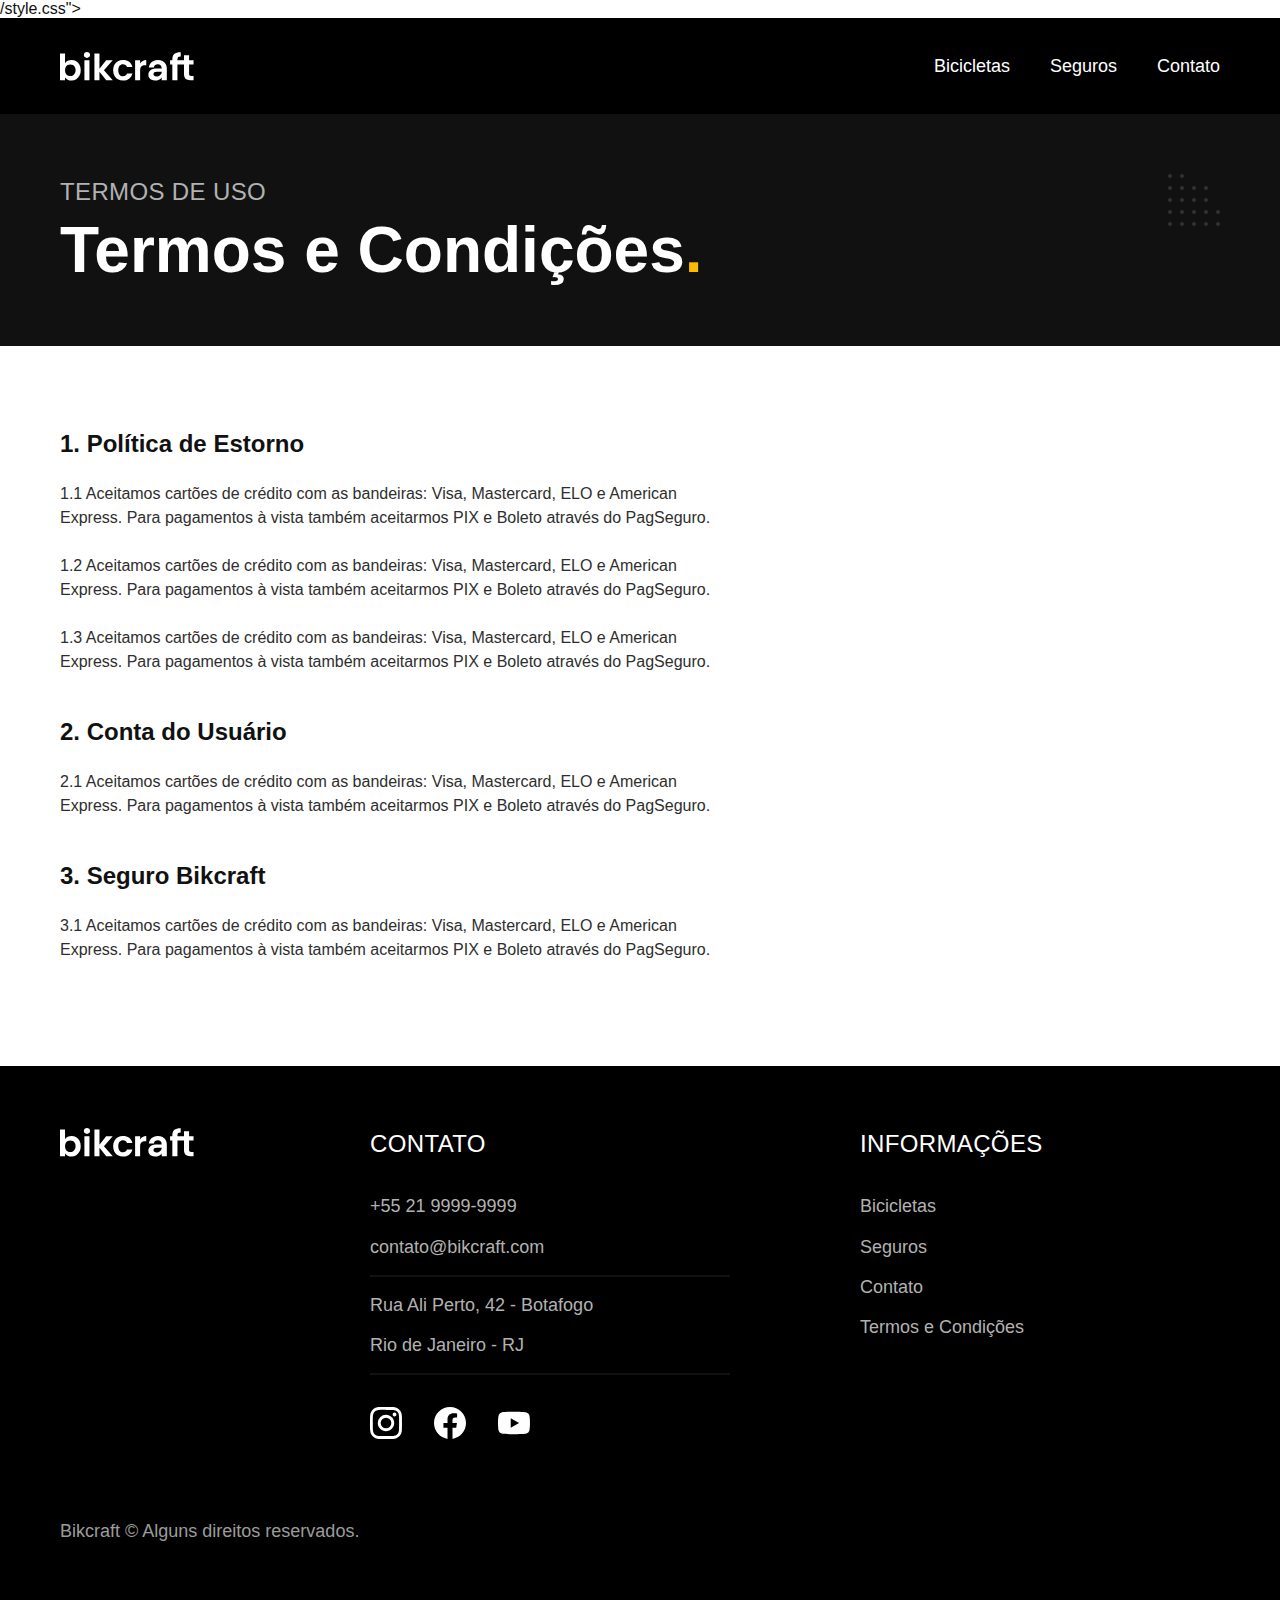
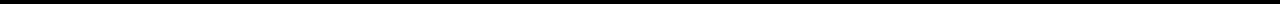
<file: termos.html>
<!DOCTYPE html>

<!DOCTYPE html>
<html lang="pt-br">

<head>
  <meta charset="UTF-8">
  <meta name="viewport" content="width=device-width, initial-scale=1.0">
  <title>Termos e Condições | Bikcraft - Bicicletas Elétricas</title>
  <meta name="description" content="Termos e condições.">

  <link rel="preload" href="./css/style.css" as="style">
  <link rel="stylesheet" href="./css/style.css">/style.css">

  <!-- <link rel="preconnect" href="https://fonts.googleapis.com">
  <link rel="preconnect" href="https://fonts.gstatic.com" crossorigin>
  <link href="https://fonts.googleapis.com/css2?family=Poppins:wght@400;500;600&family=Roboto:ital,wght@0,100..900;1,100..900&display=swap" rel="stylesheet"> -->
</head>

<body id="termos">
  <header class="header-bg">
    <div class="header container">
      <a href="./"><img src="./img/bikcraft.svg" alt="Bikcraft"></a>

      <nav aria-label="primaria">
        <ul class="header-menu font-1-m cor-0">
          <li><a href="./bicicletas.html">Bicicletas</a></li>
          <li><a href="./seguros.html">Seguros</a></li>
          <li><a href="./Contato.html">Contato</a></li>
        </ul>
      </nav>
    </div>
  </header>

  <main>
    <div class="titulo-bg">
      <div class="titulo container">
        <p class="font-2-l-b cor-5">Termos de Uso</p>
        <h1 class="font-1-xxl cor-0">Termos e Condições<span class="cor-p1">.</span></h1>
      </div>
    </div>

    <div class="termos font-2-s cor-10 container">
      <h2 class="font-1-l cor-11">1. Política de Estorno</h2>
      <p>1.1 Aceitamos cartões de crédito com as bandeiras: Visa, Mastercard, ELO e American Express. Para pagamentos à vista também aceitarmos PIX e Boleto através do PagSeguro.</p>
      <p>1.2 Aceitamos cartões de crédito com as bandeiras: Visa, Mastercard, ELO e American Express. Para pagamentos à vista também aceitarmos PIX e Boleto através do PagSeguro.</p>
      <p>1.3 Aceitamos cartões de crédito com as bandeiras: Visa, Mastercard, ELO e American Express. Para pagamentos à vista também aceitarmos PIX e Boleto através do PagSeguro.</p>
      <h2 class="font-1-l cor-11">2. Conta do Usuário</h2>
      <p>2.1 Aceitamos cartões de crédito com as bandeiras: Visa, Mastercard, ELO e American Express. Para pagamentos à vista também aceitarmos PIX e Boleto através do PagSeguro.</p>
      <h2 class="font-1-l cor-11">3. Seguro Bikcraft</h2>
      <p>3.1 Aceitamos cartões de crédito com as bandeiras: Visa, Mastercard, ELO e American Express. Para pagamentos à vista também aceitarmos PIX e Boleto através do PagSeguro.</p>
    </div>
  </main>

  <footer class="footer-bg">
    <div class="footer container">
      <img src="./img/bikcraft.svg" alt="Bikcraft">
      <div class="footer-contato">
        <h3 class="font-2-l-b cor-0">Contato</h3>
        <ul class="font-2-m cor-5">
          <li><a href="tel:+5521999999999">+55 21 9999-9999</a></li>
          <li><a href="mailto:contato@bikcraft.com">contato@bikcraft.com</a></li>
          <li>Rua Ali Perto, 42 - Botafogo</li>
          <li>Rio de Janeiro - RJ</li>
        </ul>
        <div class="footer-redes">
          <a href="./">
            <img src="./img/redes/instagram.svg" alt="Instagram ">
          </a>
          <a href="./">
            <img src="./img/redes/facebook.svg" alt="Facebook">
          </a>
          <a href="./">
            <img src="./img/redes/youtube.svg" alt="Youtube">
          </a>
        </div>

      </div>
      <div class="footer-informacoes">
        <h3 class="font-2-l-b cor-0">Informações</h3>
        <nav>
          <ul class="font-1-m cor-5">
            <li><a href="./bicicletas.html">Bicicletas</a></li>
            <li><a href="./seguros.html">Seguros</a></li>
            <li><a href="./Contato.html">Contato</a></li>
            <li><a href="./termos.html">Termos e Condições</a></li>
          </ul>
        </nav>
      </div>
      <p class="footer-copy font-2-m cor-6">Bikcraft © Alguns direitos reservados.</p>
    </div>
  </footer>

</body>

</html>
</file>
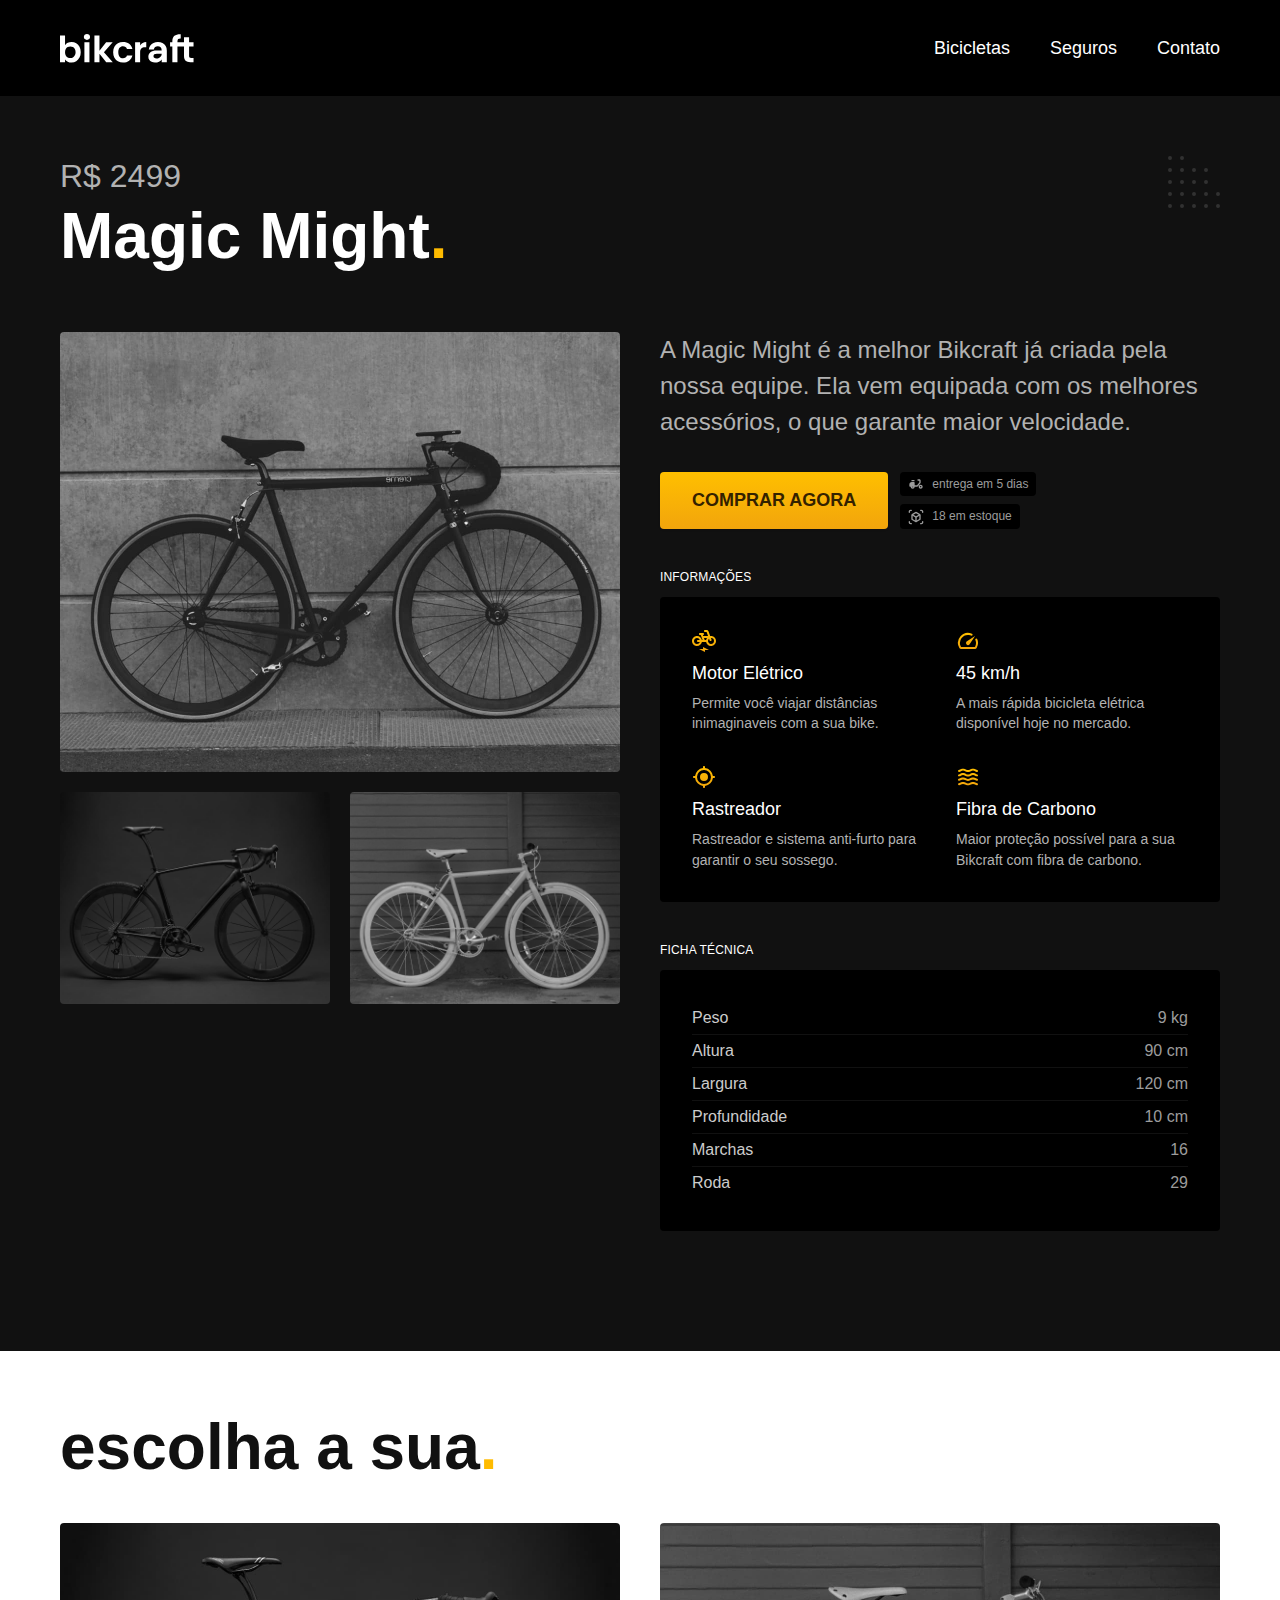
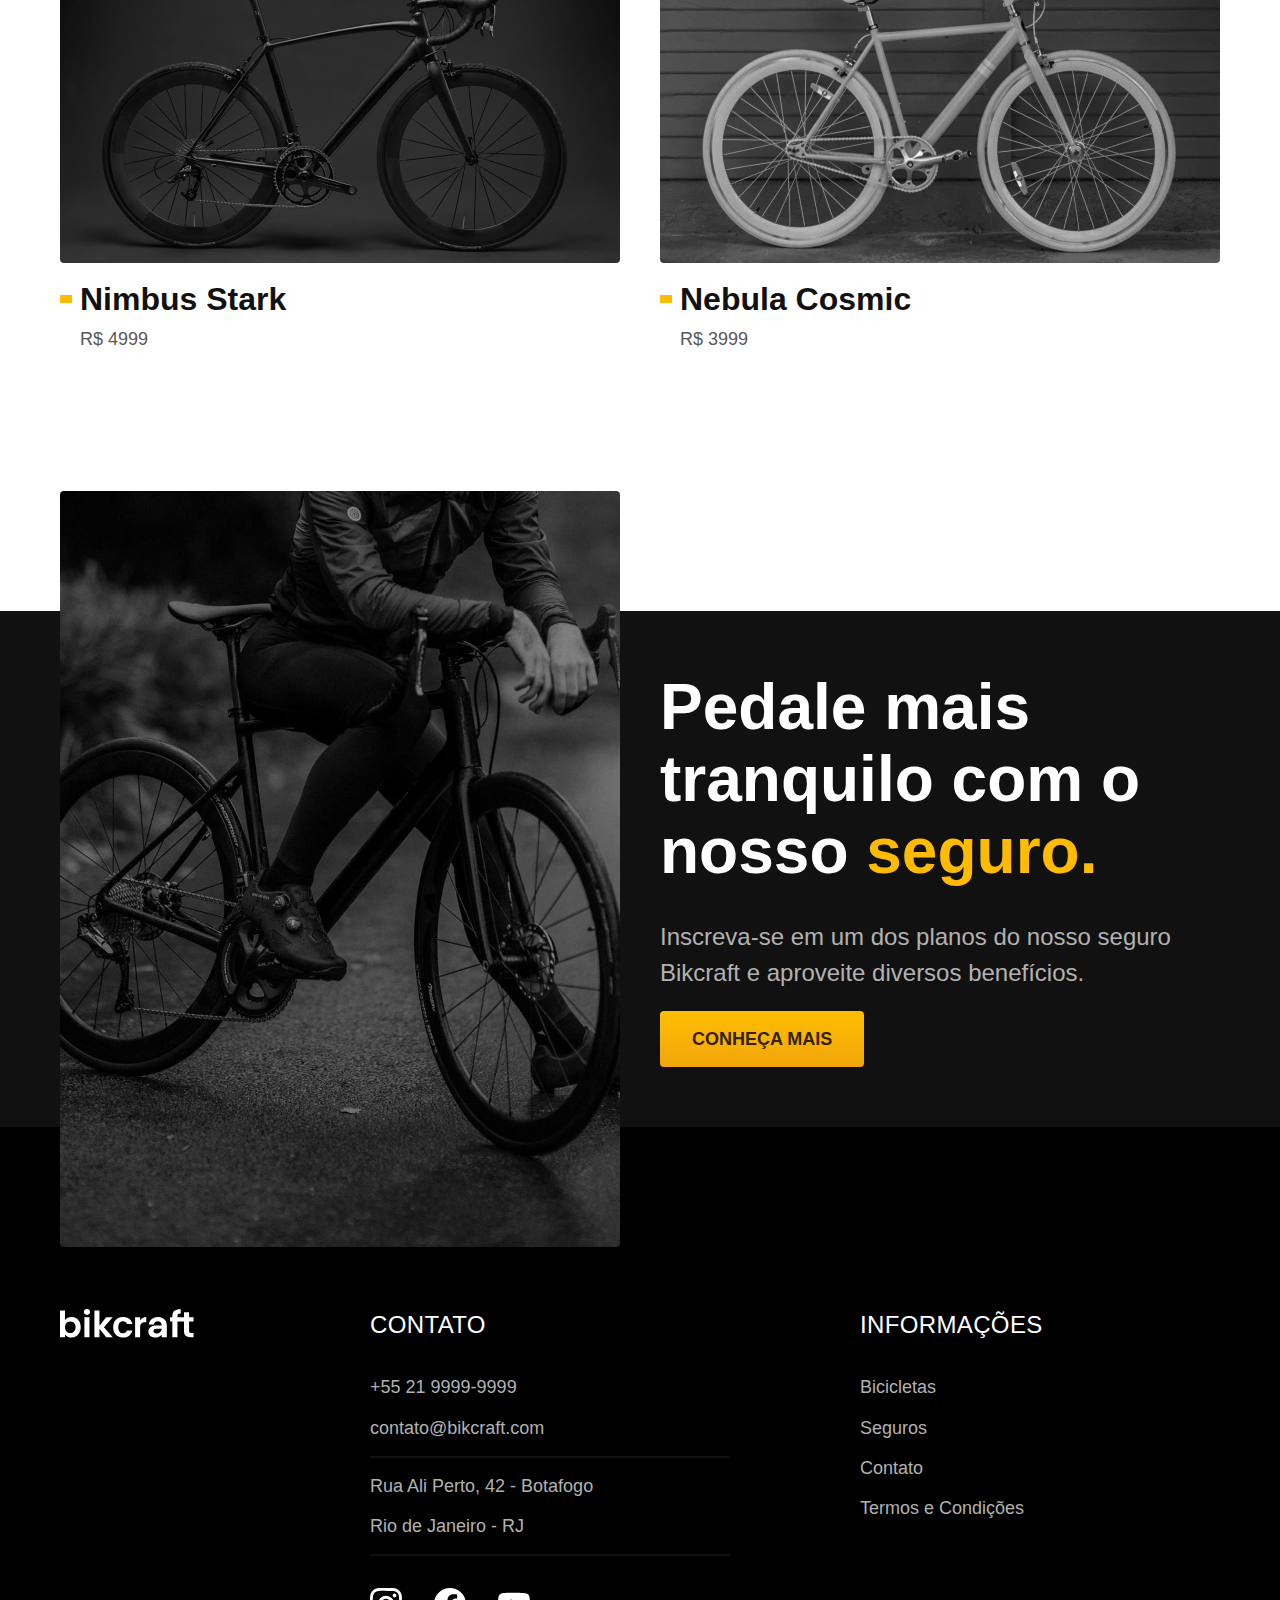
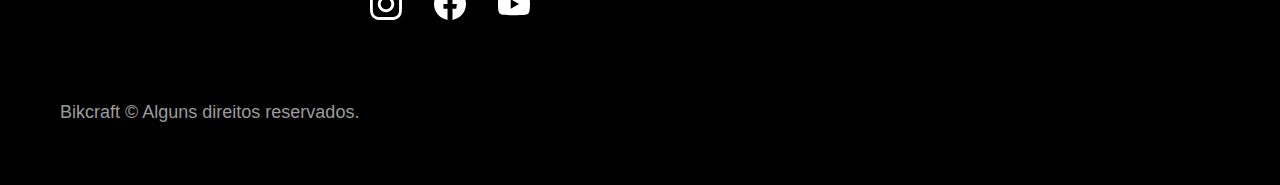
<file: bicicletas/magic.html>
<!DOCTYPE html>

<!DOCTYPE html>
<html lang="pt-br">

<head>
  <meta charset="UTF-8">
  <meta name="viewport" content="width=device-width, initial-scale=1.0">
  <title>Magic | Bikcraft - Bicicletas Elétricas</title>
  <meta name="description" content="Termos e condições.">

  <link rel="stylesheet" href="../css/style.css">

  <!-- <link rel="preconnect" href="https://fonts.googleapis.com">
  <link rel="preconnect" href="https://fonts.gstatic.com" crossorigin>
  <link href="https://fonts.googleapis.com/css2?family=Poppins:wght@400;500;600&family=Roboto:ital,wght@0,100..900;1,100..900&display=swap" rel="stylesheet"> -->
</head>

<body id="bicicleta">
  <header class="header-bg">
    <div class="header container">
      <a href="../"><img src="../img/bikcraft.svg" alt="Bikcraft"></a>

      <nav aria-label="primaria">
        <ul class="header-menu font-1-m cor-0">
          <li><a href="../bicicletas.html">Bicicletas</a></li>
          <li><a href="../seguros.html">Seguros</a></li>
          <li><a href="../Contato.html">Contato</a></li>
        </ul>
      </nav>
    </div>
  </header>

  <main class="titulo-bg">
    <div>
      <div class="titulo container">
        <p class="font-2-xl cor-5">R$ 2499</p>
        <h1 class="font-1-xxl cor-0">Magic Might<span class="cor-p1">.</span></h1>
      </div>
    </div>
    <div class="bicicleta container">
      <div class="bicicleta-imagens">
        <img src="../img/bicicleta/nimbus2.jpg" alt="">
        <img src="../img/bicicleta/nimbus1.jpg" alt="">
        <img src="../img/bicicleta/nimbus3.jpg" alt="">
      </div>
      <div class="bicicleta-conteudo">
        <p class="font-2-l cor-5">A Magic Might é a melhor Bikcraft já criada pela nossa equipe. Ela vem equipada com os melhores acessórios, o que garante maior velocidade.</p>
        <div class="bicicleta-comprar">
          <a class="botao" href="../orcamento.html">Comprar agora</a>
          <span class="font-1-xs cor-6"> <img src="../img/icones/entrega.svg" alt="">entrega em 5 dias</span>
          <span class="font-1-xs cor-6"> <img src="../img/icones/estoque.svg" alt="">18 em estoque</span>
        </div>

        <h2 class="font-1-xs cor-0">Informações</h2>
        <ul class="bicicleta-informacoes">
          <li>
            <img src="../img/icones/eletrica.svg" alt="">
            <h3 class="font-1-m cor-0">Motor Elétrico</h3>
            <p class="font-2-xs cor-5">Permite você viajar distâncias inimaginaveis com a sua bike.</p>
          </li>
          <li>
            <img src="../img/icones/velocidade.svg" alt="">
            <h3 class="font-1-m cor-0">45 km/h</h3>
            <p class="font-2-xs cor-5">A mais rápida bicicleta elétrica disponível hoje no mercado.</p>
          </li>
          <li>
            <img src="../img/icones/rastreador.svg" alt="">
            <h3 class="font-1-m cor-0">Rastreador</h3>
            <p class="font-2-xs cor-5">Rastreador e sistema anti-furto para garantir o seu sossego.</p>
          </li>
          <li>
            <img src="../img/icones/carbono.svg" alt="">
            <h3 class="font-1-m cor-0">Fibra de Carbono</h3>
            <p class="font-2-xs cor-5">Maior proteção possível para a sua Bikcraft com fibra de carbono.</p>
          </li>
        </ul>
        <h2 class="font-1-xs cor-0">Ficha Técnica</h2>
        <ul class="bicicleta-ficha font-2-s cor-4">
          <li>Peso <span>9 kg</span></li>
          <li>Altura <span>90 cm</span></li>
          <li>Largura <span>120 cm</span></li>
          <li>Profundidade <span>10 cm</span></li>
          <li>Marchas <span>16</span></li>
          <li>Roda <span>29</span></li>
        </ul>
      </div>
    </div>

  </main>

  <article class="bicicletas-lista container">
    <h2 class="font-1-xxl ">escolha a sua<span class="cor-p1">.</span></h2>
    <ul>
      <li>
        <a href="./nimbus.html">
          <img src="../img/bicicletas/nimbus.jpg" alt="Bicicleta preta">
          <h3 class="font-1-xl">Nimbus Stark</h3>
          <span class="font-2-m cor-8">R$ 4999</span>
        </a>
      </li>
      <li>
        <a href="./nebula.html">
          <img src="../img/bicicletas/nebula.jpg" alt="Bicicleta preta">
          <h3 class="font-1-xl">Nebula Cosmic</h3>
          <span class="font-2-m cor-8">R$ 3999</span>
        </a>
      </li>
    </ul>
  </article>

  <article class="seguro-bg">
    <div class="seguro container">
      <div class="seguro-imagem">
        <img src="../img/fotos/seguros.jpg" alt="Pessoa parada em cima de uma bicicleta">
      </div>
      <div class="seguro-conteudo">
        <h2 class="font-1-xxl cor-0">Pedale mais tranquilo com o nosso <span class="cor-p1">seguro.</span></h2>
        <p class="font-2-l cor-5">Inscreva-se em um dos planos do nosso seguro Bikcraft e aproveite diversos benefícios.</p>
        <a class="botao" href="../seguros.html">Conheça Mais</a>
      </div>
    </div>
  </article>

  <footer class="footer-bg">
    <div class="footer container">
      <img src="../img/bikcraft.svg" alt="Bikcraft">
      <div class="footer-contato">
        <h3 class="font-2-l-b cor-0">Contato</h3>
        <ul class="font-2-m cor-5">
          <li><a href="tel:+5521999999999">+55 21 9999-9999</a></li>
          <li><a href="mailto:contato@bikcraft.com">contato@bikcraft.com</a></li>
          <li>Rua Ali Perto, 42 - Botafogo</li>
          <li>Rio de Janeiro - RJ</li>
        </ul>
        <div class="footer-redes">
          <a href="../">
            <img src="../img/redes/instagram.svg" alt="Instagram ">
          </a>
          <a href="../">
            <img src="../img/redes/facebook.svg" alt="Facebook">
          </a>
          <a href="../">
            <img src="../img/redes/youtube.svg" alt="Youtube">
          </a>
        </div>

      </div>
      <div class="footer-informacoes">
        <h3 class="font-2-l-b cor-0">Informações</h3>
        <nav>
          <ul class="font-1-m cor-5">
            <li><a href="../bicicletas.html">Bicicletas</a></li>
            <li><a href="../seguros.html">Seguros</a></li>
            <li><a href="../Contato.html">Contato</a></li>
            <li><a href="../termos.html">Termos e Condições</a></li>
          </ul>
        </nav>
      </div>
      <p class="footer-copy font-2-m cor-6">Bikcraft © Alguns direitos reservados.</p>
    </div>
  </footer>

</body>

</html>
</file>
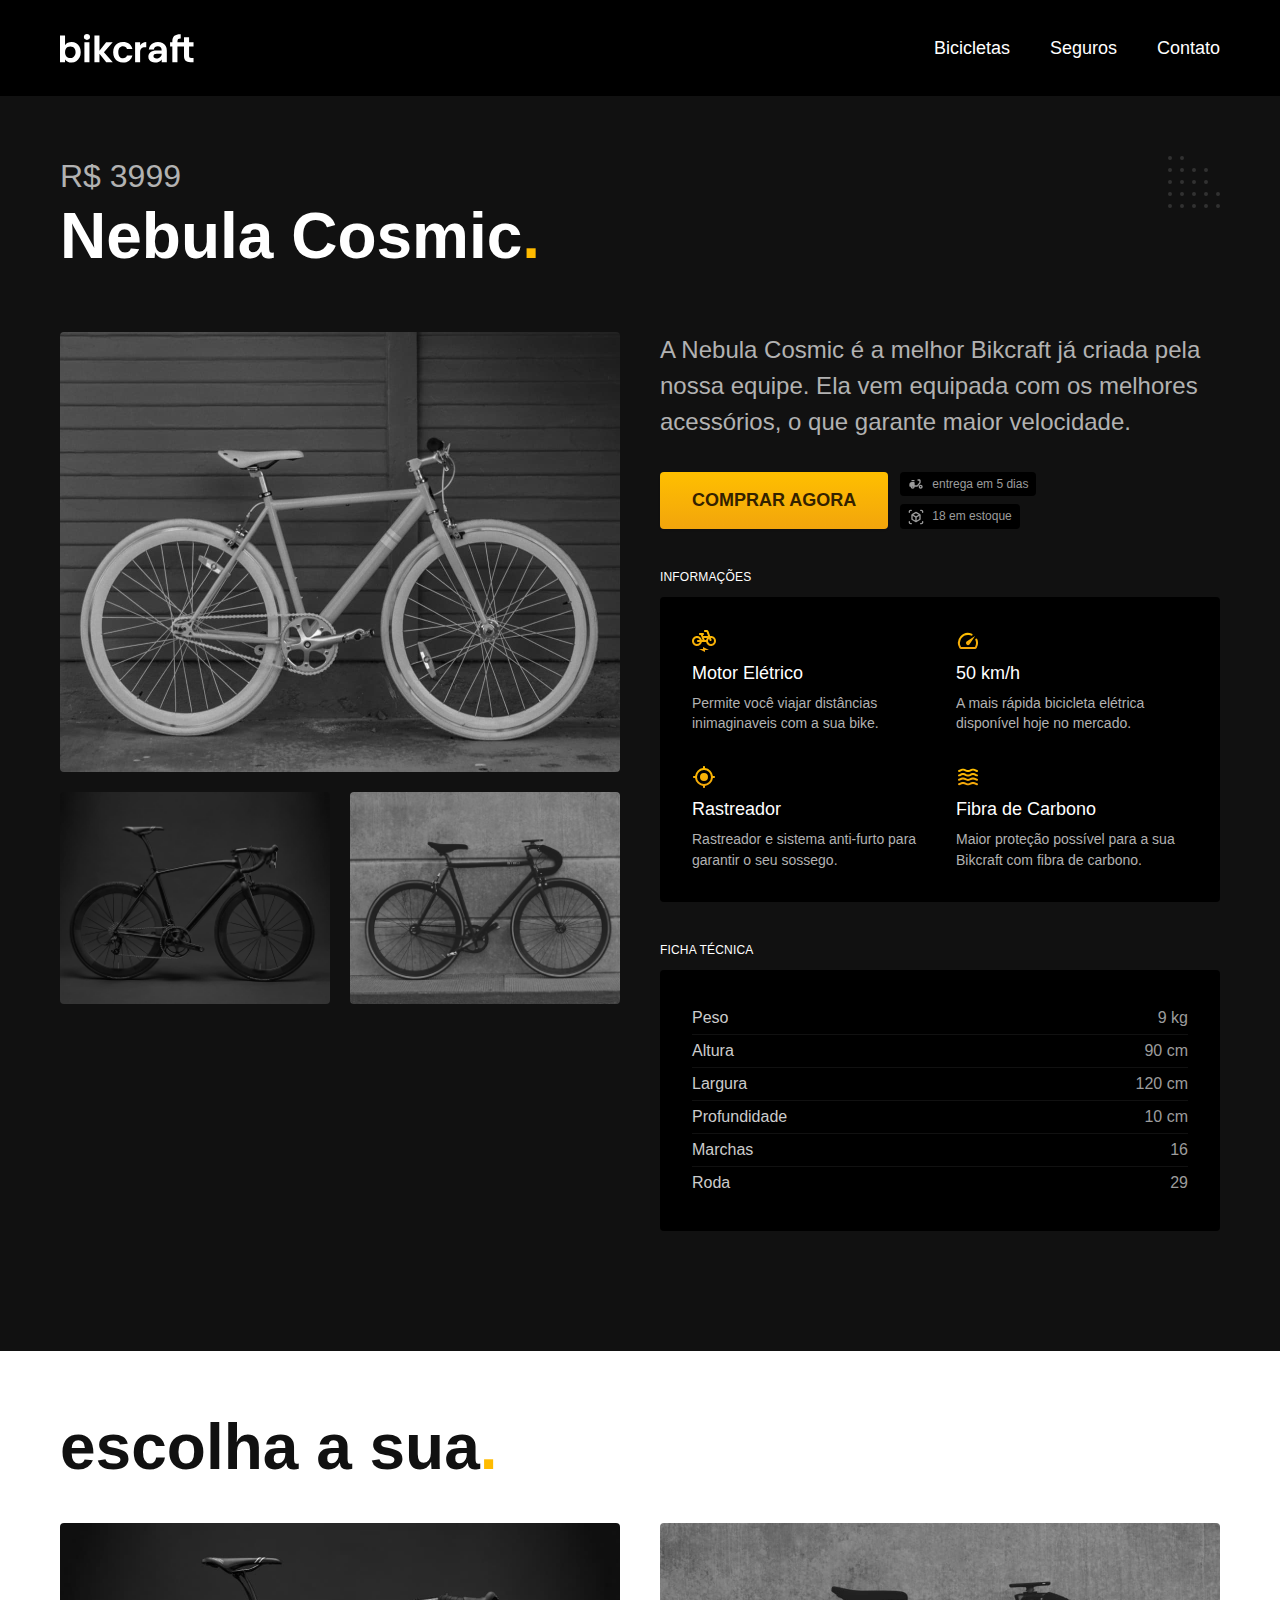
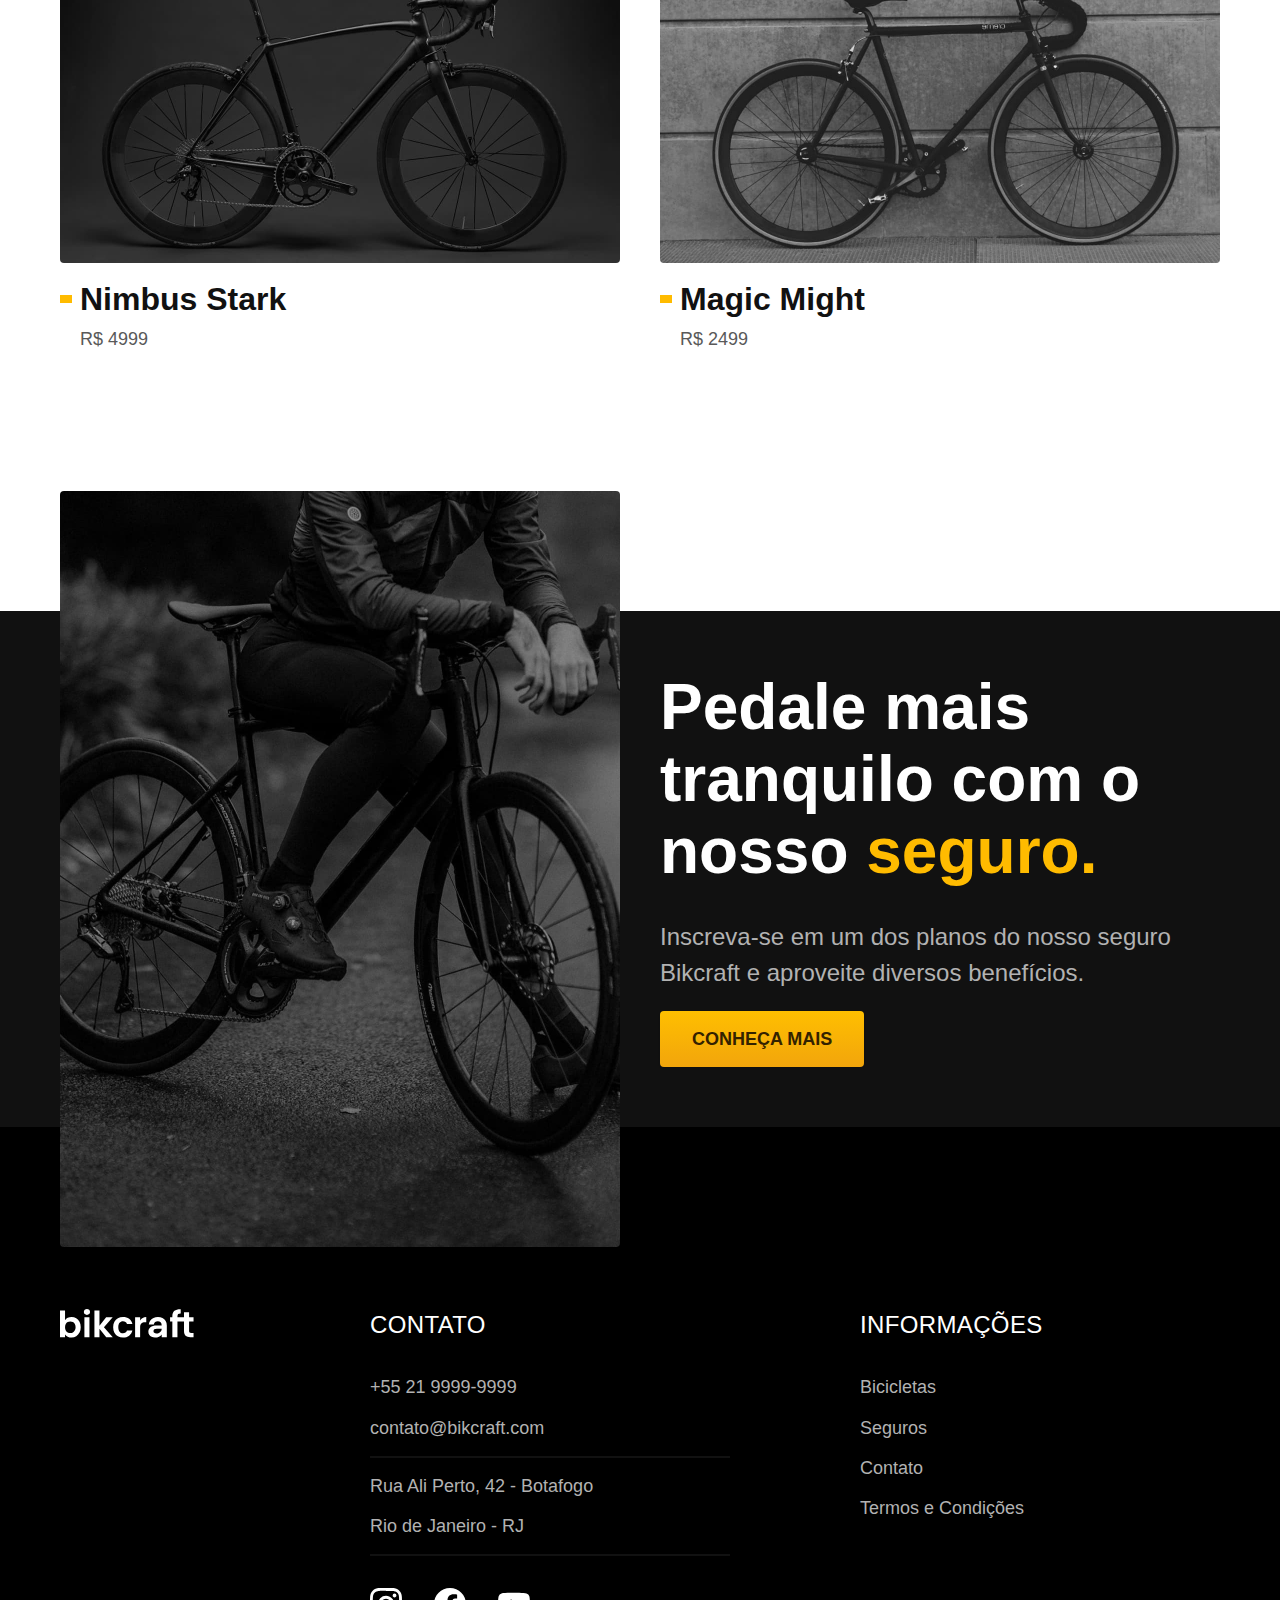
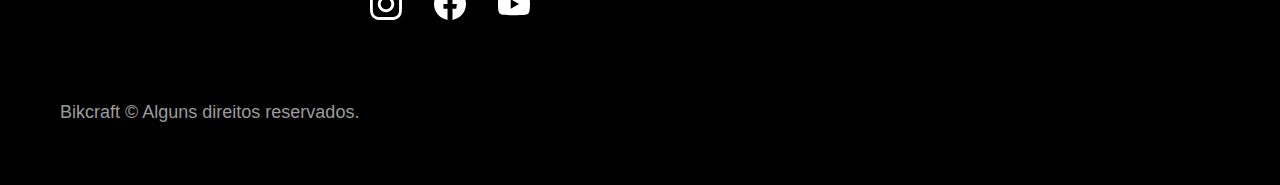
<file: bicicletas/nebula.html>
<!DOCTYPE html>

<!DOCTYPE html>
<html lang="pt-br">

<head>
  <meta charset="UTF-8">
  <meta name="viewport" content="width=device-width, initial-scale=1.0">
  <title>Nebula | Bikcraft - Bicicletas Elétricas</title>
  <meta name="description" content="Termos e condições.">

  <link rel="stylesheet" href="../css/style.css">

  <!-- <link rel="preconnect" href="https://fonts.googleapis.com">
  <link rel="preconnect" href="https://fonts.gstatic.com" crossorigin>
  <link href="https://fonts.googleapis.com/css2?family=Poppins:wght@400;500;600&family=Roboto:ital,wght@0,100..900;1,100..900&display=swap" rel="stylesheet"> -->
</head>

<body id="bicicleta">
  <header class="header-bg">
    <div class="header container">
      <a href="../"><img src="../img/bikcraft.svg" alt="Bikcraft"></a>

      <nav aria-label="primaria">
        <ul class="header-menu font-1-m cor-0">
          <li><a href="../bicicletas.html">Bicicletas</a></li>
          <li><a href="../seguros.html">Seguros</a></li>
          <li><a href="../Contato.html">Contato</a></li>
        </ul>
      </nav>
    </div>
  </header>

  <main class="titulo-bg">
    <div>
      <div class="titulo container">
        <p class="font-2-xl cor-5">R$ 3999</p>
        <h1 class="font-1-xxl cor-0">Nebula Cosmic<span class="cor-p1">.</span></h1>
      </div>
    </div>
    <div class="bicicleta container">
      <div class="bicicleta-imagens">
        <img src="../img/bicicleta/nimbus3.jpg" alt="">
        <img src="../img/bicicleta/nimbus1.jpg" alt="">
        <img src="../img/bicicleta/nimbus2.jpg" alt="">
      </div>
      <div class="bicicleta-conteudo">
        <p class="font-2-l cor-5">A Nebula Cosmic é a melhor Bikcraft já criada pela nossa equipe. Ela vem equipada com os melhores acessórios, o que garante maior velocidade.</p>
        <div class="bicicleta-comprar">
          <a class="botao" href="../orcamento.html">Comprar agora</a>
          <span class="font-1-xs cor-6"> <img src="../img/icones/entrega.svg" alt="">entrega em 5 dias</span>
          <span class="font-1-xs cor-6"> <img src="../img/icones/estoque.svg" alt="">18 em estoque</span>
        </div>

        <h2 class="font-1-xs cor-0">Informações</h2>
        <ul class="bicicleta-informacoes">
          <li>
            <img src="../img/icones/eletrica.svg" alt="">
            <h3 class="font-1-m cor-0">Motor Elétrico</h3>
            <p class="font-2-xs cor-5">Permite você viajar distâncias inimaginaveis com a sua bike.</p>
          </li>
          <li>
            <img src="../img/icones/velocidade.svg" alt="">
            <h3 class="font-1-m cor-0">50 km/h</h3>
            <p class="font-2-xs cor-5">A mais rápida bicicleta elétrica disponível hoje no mercado.</p>
          </li>
          <li>
            <img src="../img/icones/rastreador.svg" alt="">
            <h3 class="font-1-m cor-0">Rastreador</h3>
            <p class="font-2-xs cor-5">Rastreador e sistema anti-furto para garantir o seu sossego.</p>
          </li>
          <li>
            <img src="../img/icones/carbono.svg" alt="">
            <h3 class="font-1-m cor-0">Fibra de Carbono</h3>
            <p class="font-2-xs cor-5">Maior proteção possível para a sua Bikcraft com fibra de carbono.</p>
          </li>
        </ul>
        <h2 class="font-1-xs cor-0">Ficha Técnica</h2>
        <ul class="bicicleta-ficha font-2-s cor-4">
          <li>Peso <span>9 kg</span></li>
          <li>Altura <span>90 cm</span></li>
          <li>Largura <span>120 cm</span></li>
          <li>Profundidade <span>10 cm</span></li>
          <li>Marchas <span>16</span></li>
          <li>Roda <span>29</span></li>
        </ul>
      </div>
    </div>

  </main>

  <article class="bicicletas-lista container">
    <h2 class="font-1-xxl ">escolha a sua<span class="cor-p1">.</span></h2>
    <ul>
      <li>
        <a href="./nimbus.html">
          <img src="../img/bicicletas/nimbus.jpg" alt="Bicicleta preta">
          <h3 class="font-1-xl">Nimbus Stark</h3>
          <span class="font-2-m cor-8">R$ 4999</span>
        </a>
      </li>
      <li>
        <a href="./magic.html">
          <img src="../img/bicicletas/magic.jpg" alt="Bicicleta preta">
          <h3 class="font-1-xl">Magic Might</h3>
          <span class="font-2-m cor-8">R$ 2499</span>
        </a>
      </li>
    </ul>
  </article>

  <article class="seguro-bg">
    <div class="seguro container">
      <div class="seguro-imagem">
        <img src="../img/fotos/seguros.jpg" alt="Pessoa parada em cima de uma bicicleta">
      </div>
      <div class="seguro-conteudo">
        <h2 class="font-1-xxl cor-0">Pedale mais tranquilo com o nosso <span class="cor-p1">seguro.</span></h2>
        <p class="font-2-l cor-5">Inscreva-se em um dos planos do nosso seguro Bikcraft e aproveite diversos benefícios.</p>
        <a class="botao" href="../seguros.html">Conheça Mais</a>
      </div>
    </div>
  </article>

  <footer class="footer-bg">
    <div class="footer container">
      <img src="../img/bikcraft.svg" alt="Bikcraft">
      <div class="footer-contato">
        <h3 class="font-2-l-b cor-0">Contato</h3>
        <ul class="font-2-m cor-5">
          <li><a href="tel:+5521999999999">+55 21 9999-9999</a></li>
          <li><a href="mailto:contato@bikcraft.com">contato@bikcraft.com</a></li>
          <li>Rua Ali Perto, 42 - Botafogo</li>
          <li>Rio de Janeiro - RJ</li>
        </ul>
        <div class="footer-redes">
          <a href="../">
            <img src="../img/redes/instagram.svg" alt="Instagram ">
          </a>
          <a href="../">
            <img src="../img/redes/facebook.svg" alt="Facebook">
          </a>
          <a href="../">
            <img src="../img/redes/youtube.svg" alt="Youtube">
          </a>
        </div>

      </div>
      <div class="footer-informacoes">
        <h3 class="font-2-l-b cor-0">Informações</h3>
        <nav>
          <ul class="font-1-m cor-5">
            <li><a href="../bicicletas.html">Bicicletas</a></li>
            <li><a href="../seguros.html">Seguros</a></li>
            <li><a href="../Contato.html">Contato</a></li>
            <li><a href="../termos.html">Termos e Condições</a></li>
          </ul>
        </nav>
      </div>
      <p class="footer-copy font-2-m cor-6">Bikcraft © Alguns direitos reservados.</p>
    </div>
  </footer>

</body>

</html>
</file>
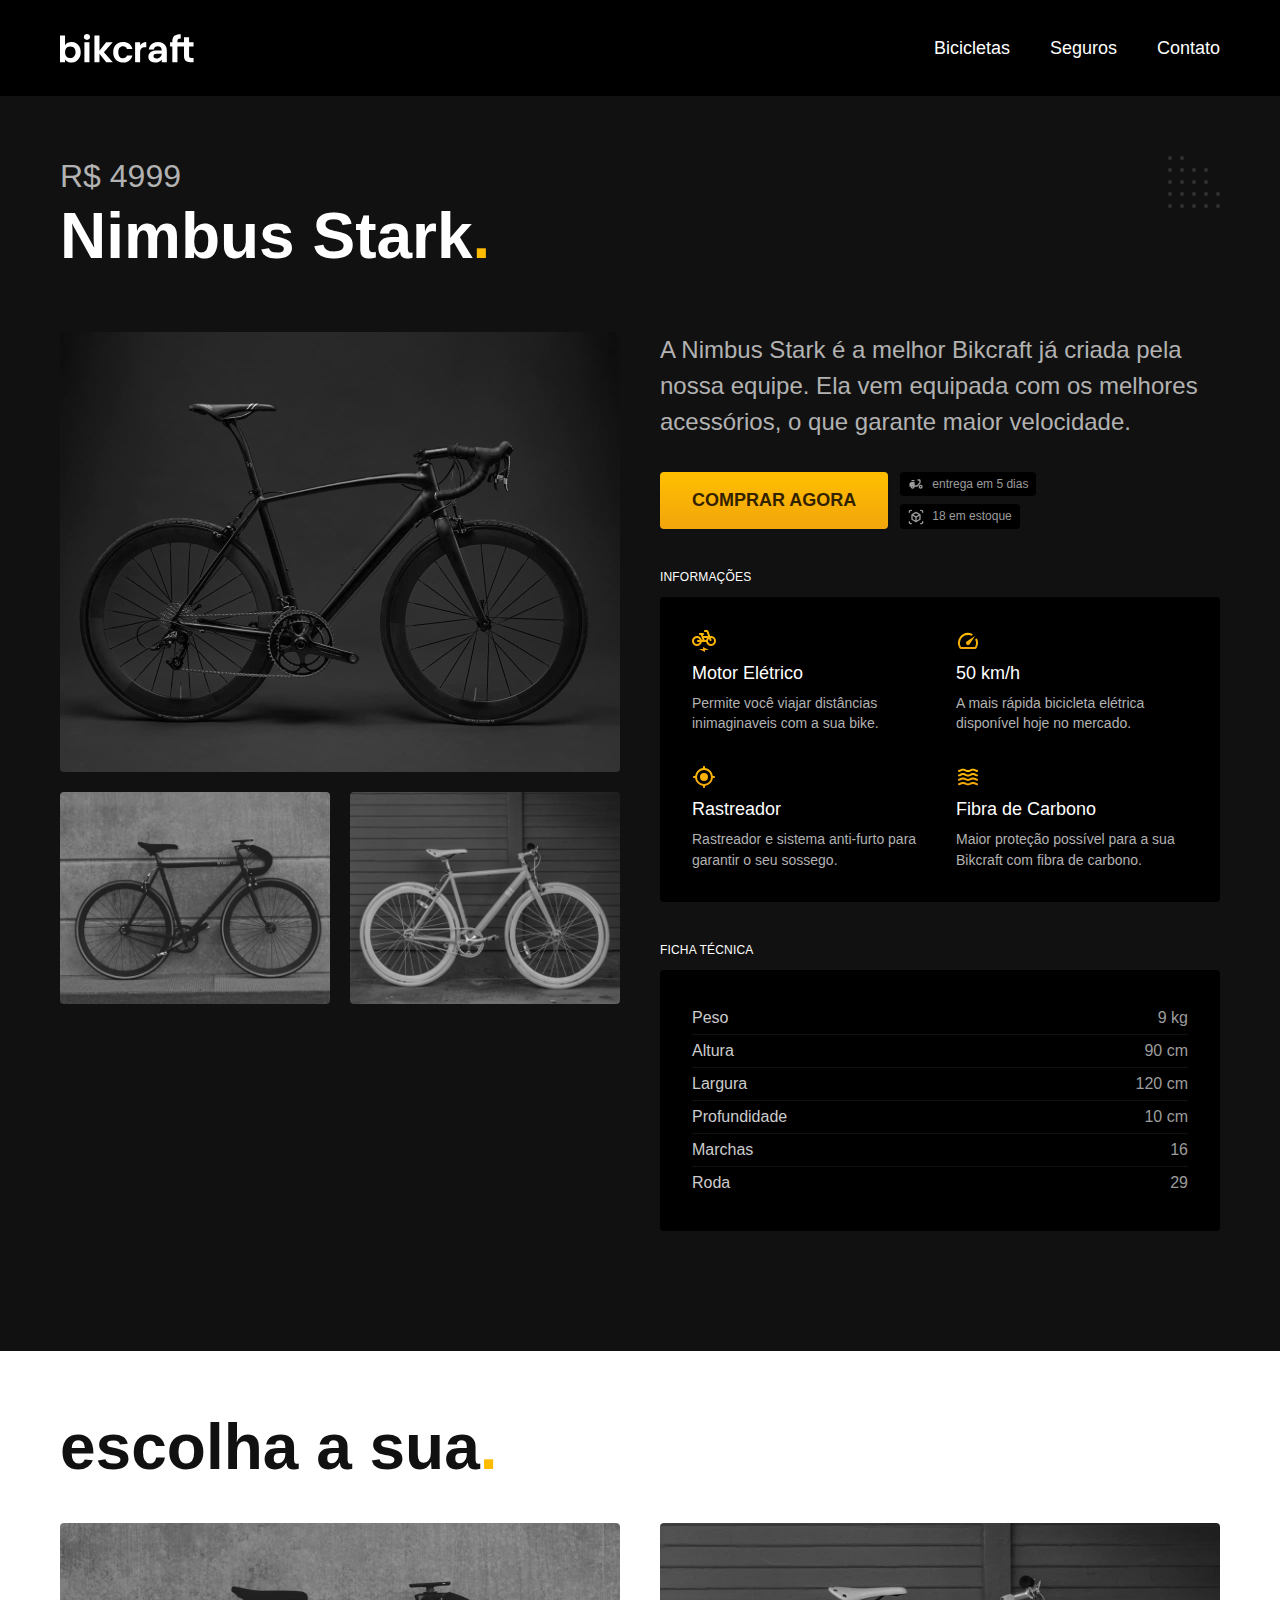
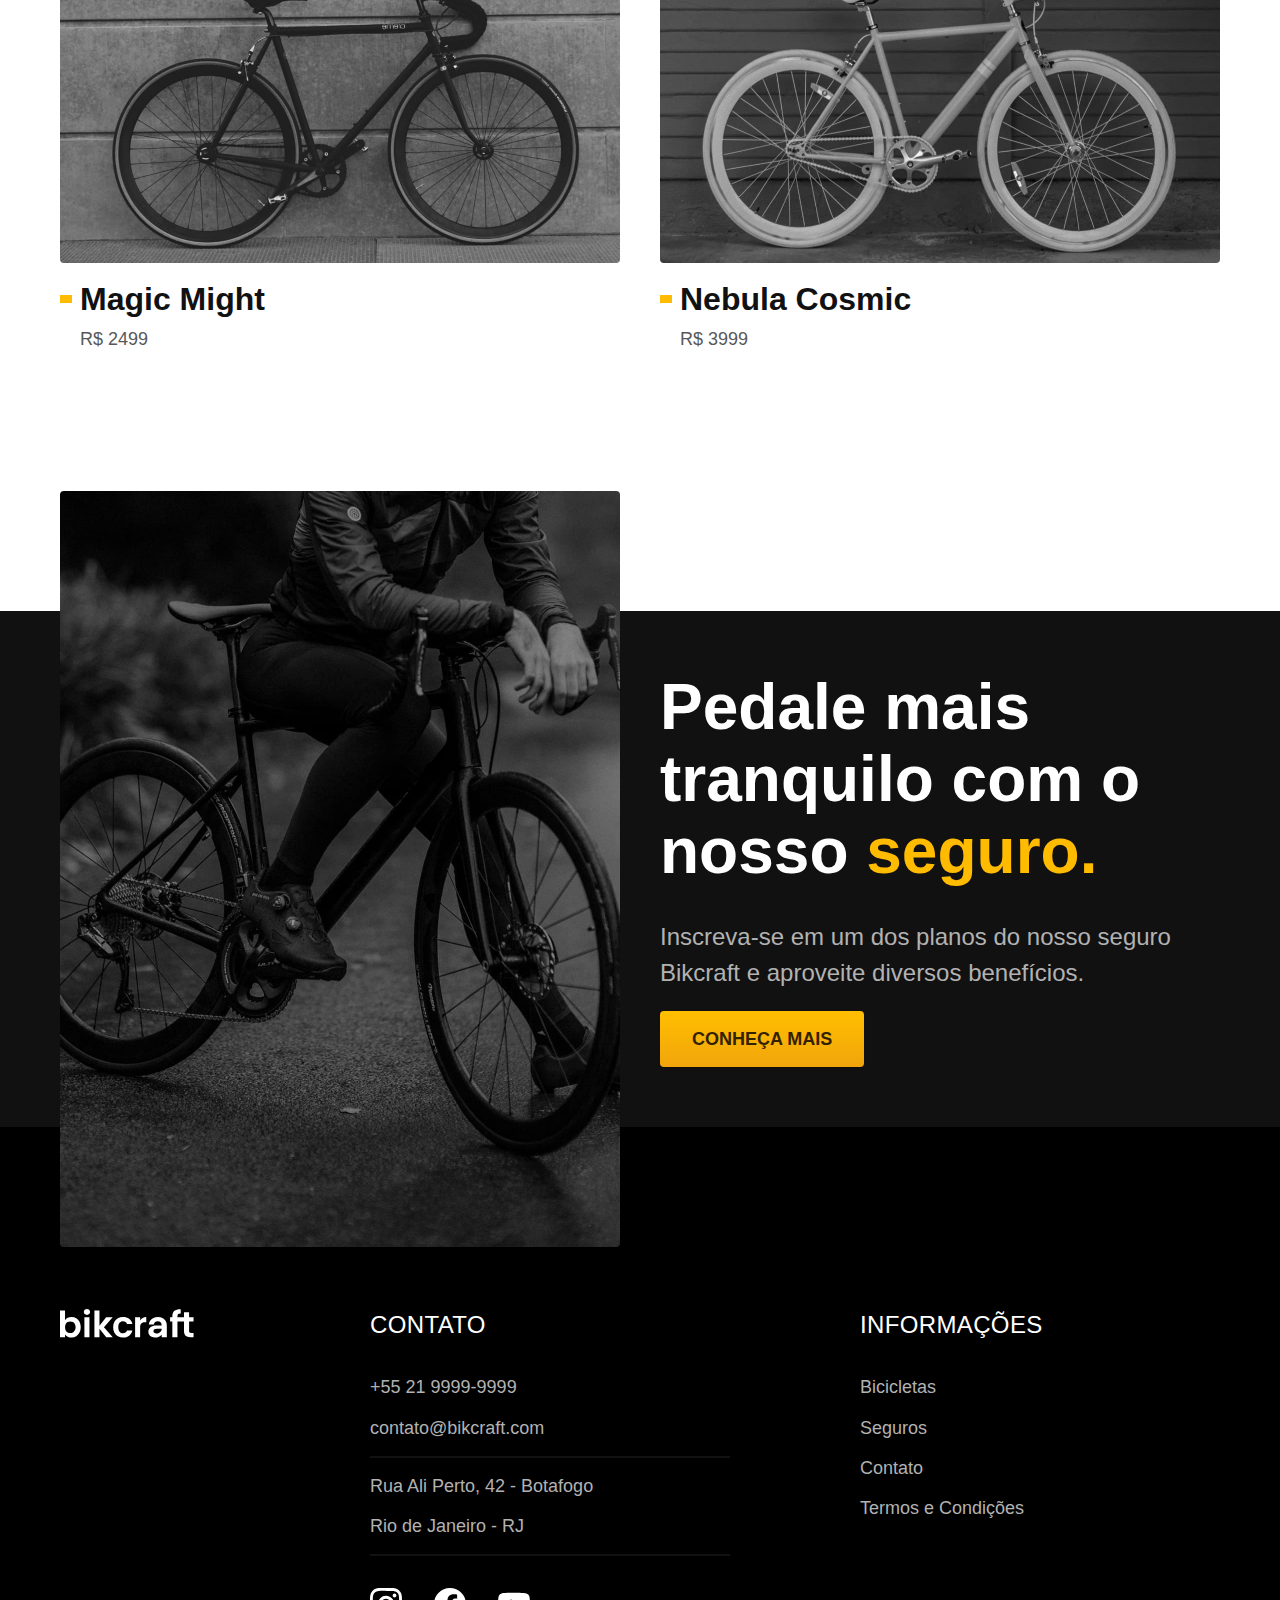
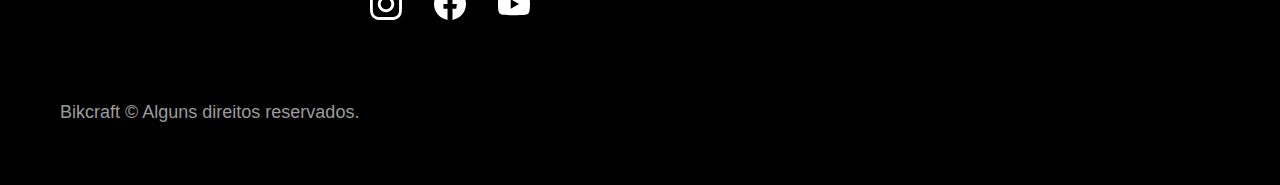
<file: bicicletas/nimbus.html>
<!DOCTYPE html>

<!DOCTYPE html>
<html lang="pt-br">

<head>
  <meta charset="UTF-8">
  <meta name="viewport" content="width=device-width, initial-scale=1.0">
  <title>Nimbus | Bikcraft - Bicicletas Elétricas</title>
  <meta name="description" content="Termos e condições.">

  <link rel="stylesheet" href="../css/style.css">

  <!-- <link rel="preconnect" href="https://fonts.googleapis.com">
  <link rel="preconnect" href="https://fonts.gstatic.com" crossorigin>
  <link href="https://fonts.googleapis.com/css2?family=Poppins:wght@400;500;600&family=Roboto:ital,wght@0,100..900;1,100..900&display=swap" rel="stylesheet"> -->
</head>

<body id="bicicleta">
  <header class="header-bg">
    <div class="header container">
      <a href="../"><img src="../img/bikcraft.svg" alt="Bikcraft"></a>

      <nav aria-label="primaria">
        <ul class="header-menu font-1-m cor-0">
          <li><a href="../bicicletas.html">Bicicletas</a></li>
          <li><a href="../seguros.html">Seguros</a></li>
          <li><a href="../Contato.html">Contato</a></li>
        </ul>
      </nav>
    </div>
  </header>

  <main class="titulo-bg">
    <div>
      <div class="titulo container">
        <p class="font-2-xl cor-5">R$ 4999</p>
        <h1 class="font-1-xxl cor-0">Nimbus Stark<span class="cor-p1">.</span></h1>
      </div>
    </div>
    <div class="bicicleta container">
      <div class="bicicleta-imagens">
        <img src="../img/bicicleta/nimbus1.jpg" alt="">
        <img src="../img/bicicleta/nimbus2.jpg" alt="">
        <img src="../img/bicicleta/nimbus3.jpg" alt="">
      </div>
      <div class="bicicleta-conteudo">
        <p class="font-2-l cor-5">A Nimbus Stark é a melhor Bikcraft já criada pela nossa equipe. Ela vem equipada com os melhores acessórios, o que garante maior velocidade.</p>
        <div class="bicicleta-comprar">
          <a class="botao" href="../orcamento.html">Comprar agora</a>
          <span class="font-1-xs cor-6"> <img src="../img/icones/entrega.svg" alt="">entrega em 5 dias</span>
          <span class="font-1-xs cor-6"> <img src="../img/icones/estoque.svg" alt="">18 em estoque</span>
        </div>

        <h2 class="font-1-xs cor-0">Informações</h2>
        <ul class="bicicleta-informacoes">
          <li>
            <img src="../img/icones/eletrica.svg" alt="">
            <h3 class="font-1-m cor-0">Motor Elétrico</h3>
            <p class="font-2-xs cor-5">Permite você viajar distâncias inimaginaveis com a sua bike.</p>
          </li>
          <li>
            <img src="../img/icones/velocidade.svg" alt="">
            <h3 class="font-1-m cor-0">50 km/h</h3>
            <p class="font-2-xs cor-5">A mais rápida bicicleta elétrica disponível hoje no mercado.</p>
          </li>
          <li>
            <img src="../img/icones/rastreador.svg" alt="">
            <h3 class="font-1-m cor-0">Rastreador</h3>
            <p class="font-2-xs cor-5">Rastreador e sistema anti-furto para garantir o seu sossego.</p>
          </li>
          <li>
            <img src="../img/icones/carbono.svg" alt="">
            <h3 class="font-1-m cor-0">Fibra de Carbono</h3>
            <p class="font-2-xs cor-5">Maior proteção possível para a sua Bikcraft com fibra de carbono.</p>
          </li>
        </ul>
        <h2 class="font-1-xs cor-0">Ficha Técnica</h2>
        <ul class="bicicleta-ficha font-2-s cor-4">
          <li>Peso <span>9 kg</span></li>
          <li>Altura <span>90 cm</span></li>
          <li>Largura <span>120 cm</span></li>
          <li>Profundidade <span>10 cm</span></li>
          <li>Marchas <span>16</span></li>
          <li>Roda <span>29</span></li>
        </ul>
      </div>
    </div>

  </main>

  <article class="bicicletas-lista container">
    <h2 class="font-1-xxl ">escolha a sua<span class="cor-p1">.</span></h2>
    <ul>
      <li>
        <a href="./magic.html">
          <img src="../img/bicicletas/magic.jpg" alt="Bicicleta preta">
          <h3 class="font-1-xl">Magic Might</h3>
          <span class="font-2-m cor-8">R$ 2499</span>
        </a>
      </li>
      <li>
        <a href="./nebula.html">
          <img src="../img/bicicletas/nebula.jpg" alt="Bicicleta preta">
          <h3 class="font-1-xl">Nebula Cosmic</h3>
          <span class="font-2-m cor-8">R$ 3999</span>
        </a>
      </li>
    </ul>
  </article>

  <article class="seguro-bg">
    <div class="seguro container">
      <div class="seguro-imagem">
        <img src="../img/fotos/seguros.jpg" alt="Pessoa parada em cima de uma bicicleta">
      </div>
      <div class="seguro-conteudo">
        <h2 class="font-1-xxl cor-0">Pedale mais tranquilo com o nosso <span class="cor-p1">seguro.</span></h2>
        <p class="font-2-l cor-5">Inscreva-se em um dos planos do nosso seguro Bikcraft e aproveite diversos benefícios.</p>
        <a class="botao" href="../seguros.html">Conheça Mais</a>
      </div>
    </div>
  </article>

  <footer class="footer-bg">
    <div class="footer container">
      <img src="../img/bikcraft.svg" alt="Bikcraft">
      <div class="footer-contato">
        <h3 class="font-2-l-b cor-0">Contato</h3>
        <ul class="font-2-m cor-5">
          <li><a href="tel:+5521999999999">+55 21 9999-9999</a></li>
          <li><a href="mailto:contato@bikcraft.com">contato@bikcraft.com</a></li>
          <li>Rua Ali Perto, 42 - Botafogo</li>
          <li>Rio de Janeiro - RJ</li>
        </ul>
        <div class="footer-redes">
          <a href="../">
            <img src="../img/redes/instagram.svg" alt="Instagram ">
          </a>
          <a href="../">
            <img src="../img/redes/facebook.svg" alt="Facebook">
          </a>
          <a href="../">
            <img src="../img/redes/youtube.svg" alt="Youtube">
          </a>
        </div>

      </div>
      <div class="footer-informacoes">
        <h3 class="font-2-l-b cor-0">Informações</h3>
        <nav>
          <ul class="font-1-m cor-5">
            <li><a href="../bicicletas.html">Bicicletas</a></li>
            <li><a href="../seguros.html">Seguros</a></li>
            <li><a href="../Contato.html">Contato</a></li>
            <li><a href="../termos.html">Termos e Condições</a></li>
          </ul>
        </nav>
      </div>
      <p class="footer-copy font-2-m cor-6">Bikcraft © Alguns direitos reservados.</p>
    </div>
  </footer>

</body>

</html>
</file>
<file: css/style.css>
@import "./global/global.css";
@import "./utilidades/tipografia.css";
@import "./utilidades/cores.css";
@import "./global/footer.css";

@import "./global/header.css";

/* Utilidades */
@import "./utilidades/componentes.css";
@import "./utilidades/formulario.css";

/* Home */
@import "./home/introdução.css";
@import "./home/tecnologia.css";
@import "./home/parceiros.css";
@import "./home/depoimento.css";

/* Bicicletas */
@import "./bicicletas/bicicletas-lista.css";
@import "./bicicletas/bicicletas.css";

/* Bicicleta */
@import "./bicicleta/bicicleta.css";
@import "./bicicleta/seguro.css";

/* Seguros */
@import "./seguros/seguros.css";
@import "./seguros/vantagens.css";
@import "./seguros/perguntas.css";

/* Termos */
@import "./termos/termos.css";

/* Contato */
@import "./contato/contato.css";
@import "./contato/lojas.css";

/* Orçamento */
@import "./orcamento/orcamento.css";
</file>
